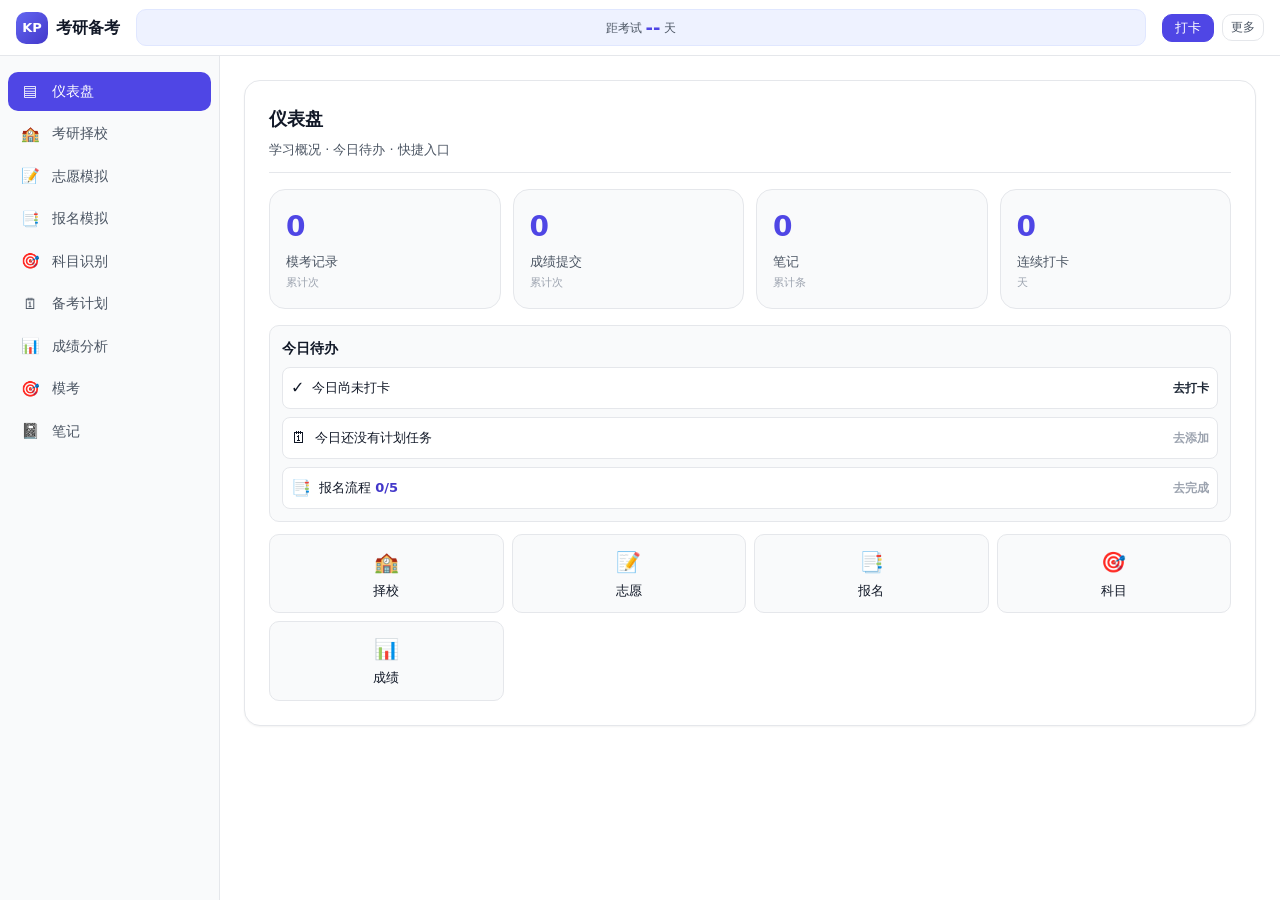
<file: index.html>
<!DOCTYPE html>
<html lang="zh-CN">
<head>
  <meta charset="UTF-8" />
  <meta name="viewport" content="width=device-width, initial-scale=1.0, viewport-fit=cover" />
  <meta name="description" content="考研择校 · 志愿模拟 · 报名模拟 · 科目识别 · 成绩分析 · 计划 · 模考 · 笔记，数据仅存本机，可离线使用" />
  <meta name="theme-color" content="#4f46e5" />
  <meta name="color-scheme" content="light dark" />
  <meta name="mobile-web-app-capable" content="yes" />
  <meta name="apple-mobile-web-app-capable" content="yes" />
  <meta name="apple-mobile-web-app-status-bar-style" content="default" />
  <meta name="apple-mobile-web-app-title" content="考研备考" />
  <title>考研备考</title>
  <link rel="manifest" href="manifest.webmanifest" />
  <link rel="icon" type="image/png" sizes="192x192" href="assets/icon-192.png" />
  <link rel="apple-touch-icon" sizes="180x180" href="assets/icon-512.png" />
  <link rel="stylesheet" href="styles.css" />
  <link rel="stylesheet" href="styles-mobile-ux.css" />
</head>
<body>
  <div class="app-shell" data-app>
    <!-- 顶部固定栏 -->
    <header class="topbar">
      <div class="topbar__left">
        <span class="topbar__logo">KP</span>
        <h1 class="topbar__title">考研备考</h1>
      </div>
      <div class="topbar__center" id="exam-countdown" data-countdown>
        <span class="topbar__label">距考试</span>
        <span class="topbar__days" id="exam-days">--</span>
        <span class="topbar__unit">天</span>
      </div>
      <div class="topbar__right">
        <button class="btn btn--primary" id="today-checkin" data-checkin type="button">
          打卡
        </button>
        <button class="btn btn--ghost btn--icon" id="more-menu" data-more data-icon="⋯" type="button" aria-label="更多操作" title="导出 / 导入 / 模块切换">
          <span class="btn-txt">更多</span>
        </button>
      </div>
    </header>

    <!-- 导航：桌面侧栏 + 移动底部 Tab -->
    <nav class="sidebar" id="sidebar" aria-label="主导航">
      <ul class="sidebar__list">
        <li class="nav-item" data-nav="dashboard"><span class="nav-item__icon">▤</span><span class="nav-item__text">仪表盘</span></li>
        <li class="nav-item" data-nav="school"><span class="nav-item__icon">🏫</span><span class="nav-item__text">考研择校</span></li>
        <li class="nav-item" data-nav="apply"><span class="nav-item__icon">📝</span><span class="nav-item__text">志愿模拟</span></li>
        <li class="nav-item" data-nav="signup"><span class="nav-item__icon">📑</span><span class="nav-item__text">报名模拟</span></li>
        <li class="nav-item" data-nav="exam"><span class="nav-item__icon">🎯</span><span class="nav-item__text">科目识别</span></li>
        <li class="nav-item" data-nav="plan"><span class="nav-item__icon">🗓</span><span class="nav-item__text">备考计划</span></li>
        <li class="nav-item" data-nav="score-analysis"><span class="nav-item__icon">📊</span><span class="nav-item__text">成绩分析</span></li>
        <li class="nav-item" data-nav="mock"><span class="nav-item__icon">🎯</span><span class="nav-item__text">模考</span></li>
        <li class="nav-item" data-nav="notes"><span class="nav-item__icon">📓</span><span class="nav-item__text">笔记</span></li>
      </ul>
    </nav>

    <!-- 主内容区 -->
    <main class="main" id="main">
      <section class="view" data-view="dashboard"></section>
      <section class="view" data-view="school"></section>
      <section class="view" data-view="apply"></section>
      <section class="view" data-view="signup"></section>
      <section class="view" data-view="exam"></section>
      <section class="view" data-view="plan"></section>
      <section class="view" data-view="score-analysis"></section>
      <section class="view" data-view="mock"></section>
      <section class="view" data-view="notes"></section>
    </main>

    <!-- 移动端底部 Tab（5 核心 + 1 更多；其余模块走"更多"） -->
    <nav class="tabbar" aria-label="底部导航">
      <button class="tabbar__item" data-nav="dashboard"><span class="tabbar__icon">▤</span><span class="tabbar__text">仪表盘</span></button>
      <button class="tabbar__item" data-nav="school"><span class="tabbar__icon">🏫</span><span class="tabbar__text">择校</span></button>
      <button class="tabbar__item" data-nav="apply"><span class="tabbar__icon">📝</span><span class="tabbar__text">志愿</span></button>
      <button class="tabbar__item" data-nav="signup"><span class="tabbar__icon">📑</span><span class="tabbar__text">报名</span></button>
      <button class="tabbar__item" data-nav="plan"><span class="tabbar__icon">🗓</span><span class="tabbar__text">计划</span></button>
      <button class="tabbar__item tabbar__item--more" data-more-nav><span class="tabbar__icon">⋯</span><span class="tabbar__text">更多</span></button>
    </nav>

    <!-- "更多" 模块 sheet（移动端：成绩/模考/笔记） -->
    <div class="sheet-overlay" id="sheet-overlay" aria-hidden="true">
      <div class="sheet" role="dialog" aria-label="更多功能">
        <div class="sheet__head">
          <span class="sheet__title">更多功能</span>
          <button class="sheet__close" data-sheet-close aria-label="关闭">✕</button>
        </div>
        <div class="sheet__body">
          <button class="sheet__item" data-nav="exam"><span>🎯</span> 科目识别</button>
          <button class="sheet__item" data-nav="score-analysis"><span>📊</span> 成绩分析</button>
          <button class="sheet__item" data-nav="mock"><span>🎯</span> 模考记录</button>
          <button class="sheet__item" data-nav="notes"><span>📓</span> 学习笔记</button>
          <hr class="sheet__hr" />
          <button class="sheet__item sheet__item--muted" data-export-data><span>↓</span> 导出数据（JSON）</button>
          <label class="sheet__item sheet__item--muted" data-import-label><span>↑</span> 导入数据<input type="file" id="import-data" data-import accept="application/json,.json" hidden /></label>
        </div>
      </div>
    </div>

    <!-- 答题面板（模考可能复用；保留无副作用） -->
    <div class="quiz-panel" id="quiz-panel" aria-hidden="true">
      <div class="quiz-panel__inner" id="quiz-panel-inner"></div>
    </div>

    <!-- 离线 / 导入提示 -->
    <div class="offline-hint" id="offline-hint" role="status" aria-live="polite"></div>
  </div>

  <script src="src/content.js"></script>
  <script src="src/model.js"></script>
  <script src="src/store.js"></script>
  <script src="src/charts.js"></script>
  <script src="src/school.js"></script>
  <script src="src/apply.js"></script>
  <script src="src/signup.js"></script>
  <script src="src/exam.js"></script>
  <script src="src/score.js"></script>
  <script src="src/app.js"></script>
  <script src="sw-register.js"></script>
</body>
</html>
</file>
<file: styles.css>
/* ============ 考研备考 · 设计系统 ============ */

/* 品牌 / 语义色 */
:root {
  /* 品牌色 */
  --brand-50:  #eef2ff;
  --brand-100: #e0e7ff;
  --brand-200: #c7d2fe;
  --brand-300: #a5b4fc;
  --brand-400: #818cf8;
  --brand-500: #6366f1;
  --brand-600: #4f46e5;
  --brand-700: #4338ca;
  --brand-800: #3730a3;
  --brand-900: #312e81;

  /* 中性灰阶 */
  --gray-0:  #ffffff;
  --gray-50: #f9fafb;
  --gray-100:#f3f4f6;
  --gray-200:#e5e7eb;
  --gray-300:#d1d5db;
  --gray-400:#9ca3af;
  --gray-500:#6b7280;
  --gray-600:#4b5563;
  --gray-700:#374151;
  --gray-800:#1f2937;
  --gray-900:#111827;

  /* 语义色 ok / warn / bad */
  --ok:   #10b981;
  --ok-bg: #d1fae5;
  --warn: #f59e0b;
  --warn-bg:#fef3c7;
  --bad:  #ef4444;
  --bad-bg:#fee2e2;

  /* 表面 / 文本 */
  --surface: var(--gray-0);
  --surface-alt: var(--gray-50);
  --text: var(--gray-900);
  --text-secondary: var(--gray-600);
  --text-muted: var(--gray-400);
  --border: var(--gray-200);

  /* 圆角 */
  --radius-sm: 6px;
  --radius-md: 10px;
  --radius-lg: 16px;
  --radius-xl: 24px;

  /* 间距（4 的倍数） */
  --sp-1: 4px;
  --sp-2: 8px;
  --sp-3: 12px;
  --sp-4: 16px;
  --sp-6: 24px;
  --sp-8: 32px;
  --sp-12: 48px;

  /* 阴影 */
  --shadow-sm: 0 1px 2px 0 rgba(0,0,0,0.05);
  --shadow-md: 0 4px 12px -2px rgba(0,0,0,0.08);
  --shadow-lg: 0 12px 32px -4px rgba(0,0,0,0.12);

  /* 布局 */
  --topbar-h: 56px;
  --sidebar-w: 220px;
  --tabbar-h: 44px;
  --tabbar-rows: 2;
  --tabbar-total-h: calc(var(--tabbar-rows) * var(--tabbar-h) + env(safe-area-inset-bottom));

  /* 字体 */
  --font-family: system-ui, -apple-system, "Segoe UI", Roboto, "PingFang SC", "Microsoft YaHei", sans-serif;
}

/* 深色模式 */
@media (prefers-color-scheme: dark) {
  :root {
    --gray-0:  #0f172a;
    --gray-50: #1e293b;
    --gray-100:#1e293b;
    --gray-200:#334155;
    --gray-300:#475569;
    --gray-400:#94a3b8;
    --gray-500:#64748b;
    --gray-600:#cbd5e1;
    --gray-700:#e2e8f0;
    --gray-800:#f1f5f9;
    --gray-900:#f8fafc;

    --surface: var(--gray-0);
    --surface-alt: var(--gray-50);
    --text: var(--gray-900);
    --text-secondary: var(--gray-600);
    --text-muted: var(--gray-400);
    --border: var(--gray-200);
  }
}

* { box-sizing: border-box; }

html, body {
  margin: 0;
  padding: 0;
  height: 100%;
  font-family: var(--font-family);
  background: var(--surface);
  color: var(--text);
  font-size: 14px;
  line-height: 1.5;
  -webkit-font-smoothing: antialiased;
}

/* ============ 布局骨架 ============ */
.app-shell {
  display: grid;
  grid-template-areas:
    "topbar topbar"
    "sidebar main";
  grid-template-columns: var(--sidebar-w) 1fr;
  grid-template-rows: var(--topbar-h) 1fr;
  height: 100vh;
}

/* 顶部栏 */
.topbar {
  grid-area: topbar;
  display: flex;
  align-items: center;
  gap: var(--sp-4);
  padding: 0 var(--sp-4);
  background: var(--surface);
  border-bottom: 1px solid var(--border);
  position: sticky;
  top: 0;
  z-index: 10;
}
.topbar__left { display: flex; align-items: center; gap: var(--sp-2); min-width: 0; }
.topbar__logo {
  display: inline-flex;
  align-items: center;
  justify-content: center;
  width: 32px; height: 32px;
  border-radius: var(--radius-md);
  background: linear-gradient(135deg, var(--brand-500), var(--brand-700));
  color: #fff;
  font-weight: 700;
  font-size: 13px;
}
.topbar__title { font-size: 16px; font-weight: 600; margin: 0; }

.topbar__center {
  flex: 1;
  display: flex;
  align-items: center;
  justify-content: center;
  gap: var(--sp-1);
  background: var(--brand-50);
  border: 1px solid var(--brand-100);
  border-radius: var(--radius-md);
  padding: var(--sp-1) var(--sp-3);
  min-width: 0;
}
.topbar__label { font-size: 12px; color: var(--text-secondary); }
.topbar__days {
  font-size: 18px;
  font-weight: 700;
  color: var(--brand-600);
  font-variant-numeric: tabular-nums;
}
.topbar__unit { font-size: 12px; color: var(--text-secondary); }

.topbar__right { display: flex; align-items: center; gap: var(--sp-2); }

/* 按钮 */
.btn {
  border: 1px solid var(--border);
  background: var(--surface);
  color: var(--text);
  border-radius: var(--radius-md);
  padding: var(--sp-1) var(--sp-3);
  font-size: 13px;
  cursor: pointer;
  transition: all 0.15s;
  display: inline-flex;
  align-items: center;
  gap: var(--sp-1);
}
.btn:hover { background: var(--surface-alt); }
.btn--primary {
  background: var(--brand-600);
  border-color: var(--brand-600);
  color: #fff;
}
.btn--primary:hover { background: var(--brand-700); }
.btn--primary.is-checked {
  background: var(--ok);
  border-color: var(--ok);
}
/* 幽灵 / 图标按钮（导出、导入） */
.btn--ghost {
  background: transparent;
  border-color: var(--border);
  color: var(--text-secondary);
}
.btn--ghost:hover {
  background: var(--surface-alt);
  border-color: var(--brand-400);
  color: var(--brand-600);
}
.btn--icon { font-size: 12px; padding: var(--sp-1) var(--sp-2); white-space: nowrap; }

/* 顶栏右侧按钮组：在小屏下收缩为图标 */
.topbar__right .btn--ghost .btn-label { display: inline; }

/* 离线 / 导入提示条 */
.offline-hint {
  position: fixed;
  left: 50%;
  /* 移动端：悬浮在双行 tabbar 之上（含 safe-area）；桌面端（≥481px 无 tabbar）：贴底 */
  bottom: calc(var(--tabbar-total-h) + var(--sp-4));
  transform: translateX(-50%) translateY(20px);
  background: var(--gray-800);
  color: #fff;
  font-size: 13px;
  padding: var(--sp-2) var(--sp-3);
  border-radius: var(--radius-md);
  box-shadow: var(--shadow-lg);
  opacity: 0;
  pointer-events: none;
  transition: opacity .25s, transform .25s;
  z-index: 200;
  max-width: 90vw;
  text-align: center;
}
.offline-hint.show {
  opacity: 1;
  transform: translateX(-50%) translateY(0);
}
@media (min-width: 481px) {
  .offline-hint { bottom: var(--sp-4); }
}

/* 侧栏（桌面） */
.sidebar {
  grid-area: sidebar;
  background: var(--surface-alt);
  border-right: 1px solid var(--border);
  overflow-y: auto;
  padding: var(--sp-4) var(--sp-2);
}
.sidebar__list { list-style: none; margin: 0; padding: 0; display: flex; flex-direction: column; gap: var(--sp-1); }
.nav-item {
  display: flex;
  align-items: center;
  gap: var(--sp-3);
  padding: var(--sp-2) var(--sp-3);
  border-radius: var(--radius-md);
  cursor: pointer;
  color: var(--text-secondary);
  font-size: 14px;
  transition: all 0.15s;
  user-select: none;
}
.nav-item:hover { background: var(--surface); color: var(--text); }
.nav-item.is-active {
  background: var(--brand-600);
  color: #fff;
}
.nav-item__icon { width: 20px; text-align: center; font-size: 15px; }

/* 主区 */
.main {
  grid-area: main;
  overflow-y: auto;
  padding: var(--sp-6);
  background: var(--surface);
}
.view { display: none; }
.view.is-active { display: block; animation: fadeIn 0.2s ease; }
@keyframes fadeIn { from { opacity: 0; transform: translateY(4px); } to { opacity: 1; transform: none; } }

/* 占位卡片 */
.card {
  background: var(--surface);
  border: 1px solid var(--border);
  border-radius: var(--radius-lg);
  padding: var(--sp-6);
  box-shadow: var(--shadow-sm);
}
.card__title {
  margin: 0 0 var(--sp-2);
  font-size: 16px;
  font-weight: 600;
}
.card__desc {
  color: var(--text-secondary);
  margin: 0;
  font-size: 13px;
}
.card__body { margin-top: var(--sp-4); }

/* 底部 Tab（移动） */
.tabbar {
  display: none;
}
.tabbar__item {
  min-height: 44px;
  touch-action: manipulation;
}

/* ============ 响应式 ============ */
@media (max-width: 768px) {
  .app-shell {
    grid-template-areas:
      "topbar"
      "main";
    grid-template-columns: 1fr;
    /* tabbar 双行 5+4：用自定义属性 --tabbar-total-h 计算实际占位（含 safe-area） */
    grid-template-rows: var(--topbar-h) 1fr var(--tabbar-total-h);
  }
  .sidebar { display: none; }
  .main {
    padding: var(--sp-4);
    /* 底部留白 = 双行 tabbar 实际高度 + 间距 + safe-area，避免遮挡与横向滚动 */
    padding-bottom: calc(var(--tabbar-total-h) + var(--sp-4));
  }
  .topbar__center { min-width: 0; }
  .topbar__days { font-size: 16px; }

  /* 双行 tabbar：5 + 4，每格 ≥44px 高，图标+文字 11px */
  .tabbar {
    display: grid;
    grid-template-columns: repeat(5, 1fr);
    grid-auto-rows: var(--tabbar-h);
    background: var(--surface);
    border-top: 1px solid var(--border);
    position: fixed;
    left: 0; right: 0; bottom: 0;
    z-index: 10;
    padding-bottom: env(safe-area-inset-bottom);
    box-sizing: content-box;
  }
  /* 第二行 4 个 Tab 居中：首尾各空一格（row2 列1/5 不渲染，天然留白） */
  .tabbar__item:nth-child(6) { grid-column: 2; }
  .tabbar__item:nth-child(9) { grid-column: 4; }

  .tabbar__item {
    border: none;
    background: transparent;
    color: var(--text-muted);
    font-size: 11px;
    display: flex;
    flex-direction: column;
    align-items: center;
    justify-content: center;
    gap: 2px;
    cursor: pointer;
    padding: 0;
    line-height: 1.2;
    min-height: var(--tabbar-h);
    /* 图标与文字间距收窄，保证 44px 内完整呈现 */
  }
  .tabbar__item.is-active { color: var(--brand-600); font-weight: 600; }
  /* 顶栏数据按钮：窄屏收缩，仅保留图标感 */
  .topbar__right .btn--ghost { padding: var(--sp-1); font-size: 11px; }
}

/* ≤480px：顶栏倒计时进一步收缩 + 导出/导入按钮纯图标化 */
@media (max-width: 480px) {
  .topbar__label { display: none; }
  .topbar__days { font-size: 14px; }
  .topbar__unit { display: none; }
  /* 导出/导入：隐藏文字，仅保留箭头图标 */
  .topbar__right .btn--ghost {
    padding: var(--sp-1) var(--sp-2);
    position: relative;
    overflow: hidden;
  }
  .topbar__right .btn--ghost .btn-txt { display: none; }
  /* 用 ::before 把箭头图标居中 */
  .topbar__right .btn--ghost::before {
    content: attr(data-icon);
    font-size: 15px;
    line-height: 1;
  }
  .topbar__right .btn--primary { padding: var(--sp-1) var(--sp-2); font-size: 12px; }
}

/* ============ 题库练习模块 ============ */

/* 筛选栏 */
.quiz-filters {
  display: flex;
  flex-wrap: wrap;
  gap: var(--sp-2);
  align-items: center;
  margin-bottom: var(--sp-4);
  padding: var(--sp-3);
  background: var(--surface-alt);
  border: 1px solid var(--border);
  border-radius: var(--radius-lg);
}
.quiz-filters__group {
  display: flex;
  align-items: center;
  gap: var(--sp-1);
}
.quiz-filters__label {
  font-size: 12px;
  color: var(--text-secondary);
  white-space: nowrap;
}
.chip {
  border: 1px solid var(--border);
  background: var(--surface);
  color: var(--text-secondary);
  border-radius: 999px;
  padding: var(--sp-1) var(--sp-3);
  font-size: 12px;
  cursor: pointer;
  transition: all 0.15s;
  white-space: nowrap;
}
.chip:hover { border-color: var(--brand-400); color: var(--brand-600); }
.chip.is-active {
  background: var(--brand-600);
  border-color: var(--brand-600);
  color: #fff;
}
.quiz-filters__search {
  flex: 1;
  min-width: 140px;
  border: 1px solid var(--border);
  background: var(--surface);
  border-radius: var(--radius-md);
  padding: var(--sp-1) var(--sp-3);
  font-size: 13px;
  color: var(--text);
  outline: none;
}
.quiz-filters__search:focus { border-color: var(--brand-500); }
.quiz-filters__limit {
  display: flex;
  align-items: center;
  gap: var(--sp-2);
}
.quiz-filters__limit input {
  width: 48px;
  border: 1px solid var(--border);
  background: var(--surface);
  border-radius: var(--radius-md);
  padding: var(--sp-1) var(--sp-2);
  font-size: 13px;
  color: var(--text);
  text-align: center;
}

/* 题目卡片列表 */
.quiz-list { display: flex; flex-direction: column; gap: var(--sp-3); }
.quiz-card {
  background: var(--surface);
  border: 1px solid var(--border);
  border-radius: var(--radius-lg);
  padding: var(--sp-4);
  transition: box-shadow 0.15s;
}
.quiz-card:hover { box-shadow: var(--shadow-md); }
.quiz-card__meta {
  display: flex;
  flex-wrap: wrap;
  align-items: center;
  gap: var(--sp-2);
  margin-bottom: var(--sp-2);
  font-size: 12px;
}
.quiz-card__subject {
  background: var(--brand-50);
  color: var(--brand-700);
  border: 1px solid var(--brand-100);
  padding: 1px var(--sp-2);
  border-radius: var(--radius-sm);
}
.quiz-card__chapter { color: var(--text-secondary); }
.quiz-card__type {
  color: var(--text-muted);
}
.quiz-card__diff {
  color: var(--warn);
  font-weight: 600;
}
.quiz-card__stem {
  margin: 0 0 var(--sp-3);
  font-size: 14px;
  line-height: 1.6;
}
.quiz-card__actions {
  display: flex;
  align-items: center;
  justify-content: space-between;
  margin-top: var(--sp-3);
  padding-top: var(--sp-3);
  border-top: 1px dashed var(--border);
}
.quiz-card__fav {
  border: none;
  background: transparent;
  cursor: pointer;
  font-size: 16px;
  color: var(--text-muted);
  transition: transform 0.15s, color 0.15s;
}
.quiz-card__fav.is-fav { color: var(--warn); transform: scale(1.1); }
.quiz-card__fav:hover { color: var(--warn); }

/* 答题面板 */
.quiz-panel {
  position: fixed;
  inset: 0;
  background: var(--surface);
  z-index: 100;
  overflow-y: auto;
  display: none;
}
.quiz-panel.is-open { display: block; }
.quiz-panel__inner {
  max-width: 720px;
  margin: 0 auto;
  padding: var(--sp-6) var(--sp-4);
  padding-bottom: calc(var(--sp-6) + 40px);
}
.quiz-panel__header {
  display: flex;
  align-items: center;
  justify-content: space-between;
  margin-bottom: var(--sp-4);
  padding-bottom: var(--sp-3);
  border-bottom: 1px solid var(--border);
}
.quiz-panel__close {
  border: none;
  background: var(--surface-alt);
  color: var(--text-secondary);
  width: 32px;
  height: 32px;
  border-radius: var(--radius-md);
  cursor: pointer;
  font-size: 16px;
}
.quiz-panel__close:hover { background: var(--border); }

/* 限时倒计时 */
.quiz-timer {
  display: none;
  align-items: center;
  gap: var(--sp-2);
  font-size: 14px;
  font-weight: 600;
  color: var(--brand-600);
  background: var(--brand-50);
  border: 1px solid var(--brand-100);
  padding: var(--sp-1) var(--sp-3);
  border-radius: var(--radius-md);
  font-variant-numeric: tabular-nums;
}
.quiz-timer.is-active { display: inline-flex; }
.quiz-timer.is-danger { color: var(--bad); background: var(--bad-bg); border-color: var(--bad); }
.quiz-timer__bar {
  width: 80px;
  height: 4px;
  background: var(--brand-100);
  border-radius: 999px;
  overflow: hidden;
}
.quiz-timer__bar-fill {
  height: 100%;
  background: var(--brand-500);
  width: 100%;
  transition: width 0.2s linear;
}
.quiz-timer.is-danger .quiz-timer__bar-fill { background: var(--bad); }
.quiz-timer.is-danger .quiz-timer__bar { background: var(--bad-bg); }

/* 选项 */
.quiz-opts { list-style: none; margin: var(--sp-3) 0; padding: 0; display: flex; flex-direction: column; gap: var(--sp-2); }
.quiz-opt {
  display: flex;
  align-items: flex-start;
  gap: var(--sp-2);
  border: 1px solid var(--border);
  border-radius: var(--radius-md);
  padding: var(--sp-3);
  cursor: pointer;
  transition: all 0.15s;
  background: var(--surface);
  font-size: 14px;
  line-height: 1.5;
}
.quiz-opt:hover { border-color: var(--brand-400); background: var(--brand-50); }
.quiz-opt.is-selected {
  border-color: var(--brand-600);
  background: var(--brand-50);
  box-shadow: inset 0 0 0 1px var(--brand-600);
}
.quiz-opt__badge {
  flex-shrink: 0;
  width: 22px; height: 22px;
  border-radius: 50%;
  background: var(--gray-100);
  color: var(--text-secondary);
  display: inline-flex;
  align-items: center;
  justify-content: center;
  font-size: 12px;
  font-weight: 700;
}
.quiz-opt.is-selected .quiz-opt__badge { background: var(--brand-600); color: #fff; }
.quiz-opt__text { flex: 1; }

/* 填空输入 */
.quiz-blank {
  width: 100%;
  border: 1px solid var(--border);
  background: var(--surface-alt);
  border-radius: var(--radius-md);
  padding: var(--sp-2) var(--sp-3);
  font-size: 14px;
  color: var(--text);
  outline: none;
  margin: var(--sp-2) 0;
}
.quiz-blank:focus { border-color: var(--brand-500); }

/* 答题结果反馈 */
.quiz-feedback { margin-top: var(--sp-4); display: none; }
.quiz-feedback.is-shown { display: block; }
.quiz-feedback__result {
  display: flex;
  align-items: center;
  justify-content: space-between;
  padding: var(--sp-3) var(--sp-4);
  border-radius: var(--radius-md);
  font-weight: 600;
  margin-bottom: var(--sp-2);
}
.quiz-feedback__result.is-correct {
  background: var(--ok-bg);
  color: var(--gray-800);
}
.quiz-feedback__result.is-wrong {
  background: var(--bad-bg);
  color: var(--gray-800);
}
.quiz-feedback__analysis {
  background: var(--surface-alt);
  border: 1px solid var(--border);
  border-radius: var(--radius-md);
  padding: var(--sp-3);
  font-size: 13px;
  color: var(--text-secondary);
  line-height: 1.6;
}
.quiz-feedback__analysis strong { color: var(--text); }

/* 结果汇总 */
.quiz-result {
  text-align: center;
  padding: var(--sp-8) 0;
}
.quiz-result__score {
  font-size: 40px;
  font-weight: 700;
  color: var(--brand-600);
  margin-bottom: var(--sp-2);
}
.quiz-result__meta { color: var(--text-secondary); font-size: 14px; margin-bottom: var(--sp-4); }
.quiz-result__actions { display: flex; justify-content: center; gap: var(--sp-3); }

/* 面板内按钮行 */
.quiz-actions {
  display: flex;
  justify-content: space-between;
  align-items: center;
  padding: var(--sp-3) 0;
}
.quiz-actions__nav { display: flex; gap: var(--sp-2); }

@media (max-width: 768px) {
  .quiz-panel__inner { padding: var(--sp-4); }
  .quiz-filters { gap: var(--sp-1); }
  .quiz-filters__group { flex-wrap: wrap; }
}

/* ≤480px：答题面板底部抽屉式（从底滑入、上方圆角、内容可滚、选项行高加大） */
@media (max-width: 480px) {
  .quiz-panel {
    position: fixed;
    inset: auto 0 0 0;                 /* 贴底 */
    top: auto;
    height: 88vh;
    min-height: 400px;
    border-radius: 20px 20px 0 0;
    box-shadow: 0 -12px 40px rgba(0, 0, 0, 0.2);
    overflow: hidden;
  }
  .quiz-panel.is-open {
    display: block;
    animation: kp-sheet-up 0.28s cubic-bezier(.22,.61,.36,1);
  }
  @keyframes kp-sheet-up {
    from { transform: translateY(40%); opacity: 0.4; }
    to   { transform: translateY(0);    opacity: 1; }
  }
  .quiz-panel__inner {
    max-width: none;
    padding: var(--sp-3) var(--sp-3) 0;
    padding-bottom: calc(var(--sp-4) + env(safe-area-inset-bottom));
    overflow-y: auto;
    height: 100%;
    -webkit-overflow-scrolling: touch;
  }
  /* 标题区：抓握条 + 可点关闭 */
  .quiz-panel__header {
    position: sticky;
    top: 0;
    z-index: 2;
    background: var(--surface);
    padding-top: var(--sp-2);
  }
  .quiz-panel__header::before {
    content: '';
    display: block;
    width: 36px;
    height: 4px;
    border-radius: 999px;
    background: var(--gray-300);
    margin: 0 auto var(--sp-2);
  }
  .quiz-panel__close {
    width: 44px;
    height: 44px;
    font-size: 18px;
    flex-shrink: 0;
  }
  /* 选项行高加大，方便手指点选（≥44px） */
  .quiz-opt {
    padding: var(--sp-3) var(--sp-3);
    min-height: 44px;
    font-size: 15px;
    line-height: 1.6;
  }
  .quiz-opt__badge { width: 26px; height: 26px; font-size: 13px; }
  .quiz-blank { font-size: 15px; padding: var(--sp-3); min-height: 44px; }
  .quiz-actions .btn, .quiz-result__actions .btn { min-height: 44px; }
}

/* ============ 错题本聚合页 ============ */

.mistakes-card__head {
  display: flex;
  align-items: center;
  justify-content: space-between;
  gap: var(--sp-4);
  margin-bottom: var(--sp-4);
  padding-bottom: var(--sp-3);
  border-bottom: 1px solid var(--border);
  flex-wrap: wrap;
}

/* 科目 Tab */
.mistakes-tabs {
  display: flex;
  flex-wrap: wrap;
  gap: var(--sp-2);
  margin-bottom: var(--sp-4);
}

/* 错题列表 */
.mistakes-list {
  display: flex;
  flex-direction: column;
  gap: var(--sp-3);
}
.mistake-item {
  background: var(--surface);
  border: 1px solid var(--border);
  border-radius: var(--radius-lg);
  padding: var(--sp-4);
  border-left: 3px solid var(--bad);
}
.mistake-item--missing {
  border-left-color: var(--gray-300);
  opacity: 0.7;
}
.mistake-item__meta {
  display: flex;
  flex-wrap: wrap;
  align-items: center;
  gap: var(--sp-2);
  margin-bottom: var(--sp-2);
  font-size: 12px;
}
.mistake-item__subject {
  background: var(--brand-50);
  color: var(--brand-700);
  border: 1px solid var(--brand-100);
  padding: 1px var(--sp-2);
  border-radius: var(--radius-sm);
}
.mistake-item__chapter { color: var(--text-secondary); }
.mistake-item__type { color: var(--text-muted); }
.mistake-item__retries {
  margin-left: auto;
  color: var(--warn);
  font-weight: 600;
}
.mistake-item__stem {
  margin: 0 0 var(--sp-3);
  font-size: 14px;
  line-height: 1.6;
}
.mistake-item__reason {
  color: var(--bad);
  font-size: 12px;
  margin-top: var(--sp-2);
}

/* 答案对照行 */
.mistake-item__answers {
  display: flex;
  flex-direction: column;
  gap: var(--sp-1);
  margin-top: var(--sp-2);
}
.answer-line {
  display: flex;
  align-items: center;
  gap: var(--sp-2);
  font-size: 13px;
  padding: var(--sp-1) var(--sp-2);
  border-radius: var(--radius-sm);
}
.answer-line__label {
  flex-shrink: 0;
  font-size: 11px;
  color: var(--text-muted);
  min-width: 64px;
}
.answer-line--ok { background: var(--ok-bg); color: var(--gray-800); }
.answer-line--bad { background: var(--bad-bg); color: var(--gray-800); }

.mistake-item__actions {
  display: flex;
  justify-content: flex-end;
  margin-top: var(--sp-3);
  padding-top: var(--sp-2);
  border-top: 1px dashed var(--border);
}

/* ============ 间隔复习模块 ============ */

.review-card__head {
  display: flex;
  align-items: center;
  justify-content: space-between;
  gap: var(--sp-4);
  margin-bottom: var(--sp-4);
  padding-bottom: var(--sp-3);
  border-bottom: 1px solid var(--border);
  flex-wrap: wrap;
}

/* 进度条 */
.review-card__progress {
  flex: 1;
  min-width: 120px;
  height: 8px;
  background: var(--gray-100);
  border-radius: 999px;
  overflow: hidden;
}
.review-card__progress-fill {
  height: 100%;
  background: linear-gradient(90deg, var(--brand-400), var(--ok));
  width: 0;
  transition: width 0.3s;
}

/* 科目分组 */
.review-list { display: flex; flex-direction: column; gap: var(--sp-4); }
.review-group {
  background: var(--surface-alt);
  border: 1px solid var(--border);
  border-radius: var(--radius-lg);
  padding: var(--sp-3);
}
.review-group__title {
  font-size: 14px;
  font-weight: 600;
  color: var(--text);
  margin-bottom: var(--sp-2);
  display: flex;
  align-items: center;
  gap: var(--sp-2);
}
.review-group__count {
  background: var(--brand-50);
  color: var(--brand-700);
  border: 1px solid var(--brand-100);
  font-size: 11px;
  font-weight: 700;
  padding: 1px var(--sp-2);
  border-radius: 999px;
}
.review-group__items {
  display: flex;
  flex-direction: column;
  gap: var(--sp-2);
}

/* 复习条目 */
.review-item {
  background: var(--surface);
  border: 1px solid var(--border);
  border-radius: var(--radius-md);
  padding: var(--sp-3);
}
.review-item__meta {
  display: flex;
  flex-wrap: wrap;
  align-items: center;
  gap: var(--sp-2);
  margin-bottom: var(--sp-1);
  font-size: 11px;
}
.review-item__chapter { color: var(--text-secondary); }
.review-item__type { color: var(--text-muted); }
.review-item__stage {
  color: var(--brand-600);
  font-weight: 600;
  margin-left: auto;
}
.review-item__stem {
  margin: 0 0 var(--sp-3);
  font-size: 13px;
  line-height: 1.5;
  color: var(--text);
}
.review-item__actions {
  display: flex;
  justify-content: flex-end;
  gap: var(--sp-2);
}

/* 小按钮 + 语义按钮 */
.btn--sm {
  padding: var(--sp-1) var(--sp-2);
  font-size: 12px;
  border-radius: var(--radius-sm);
}
.btn--ok {
  background: var(--ok);
  border-color: var(--ok);
  color: #fff;
}
.btn--ok:hover { background: #059669; }
.btn--warn {
  background: var(--warn);
  border-color: var(--warn);
  color: #fff;
}
.btn--warn:hover { background: #d97706; }
.btn--bad {
  background: transparent;
  border-color: var(--bad);
  color: var(--bad);
}
.btn--bad:hover { background: var(--bad-bg); }

/* ============ 单词记忆模块 ============ */

.vocab-card { padding: var(--sp-4); }
.vocab-card__head {
  display: flex;
  align-items: center;
  justify-content: space-between;
  gap: var(--sp-3);
  margin-bottom: var(--sp-4);
  padding-bottom: var(--sp-3);
  border-bottom: 1px solid var(--border);
  flex-wrap: wrap;
}

/* 卡片显示区 */
.vocab-card__zone { margin-bottom: var(--sp-3); }
.vocab-card__face {
  background: var(--surface-alt);
  border: 1px solid var(--border);
  border-radius: var(--radius-lg);
  padding: var(--sp-6);
  min-height: 140px;
  display: flex;
  flex-direction: column;
  align-items: center;
  justify-content: center;
  text-align: center;
  gap: var(--sp-2);
  cursor: pointer;
  transition: border-color 0.15s;
}
.vocab-card__face:hover { border-color: var(--brand-400); }
.vocab-card__word {
  font-size: 28px;
  font-weight: 700;
  color: var(--text);
  letter-spacing: 0.5px;
}
.vocab-card__phonetic {
  font-size: 14px;
  color: var(--text-muted);
}
.vocab-card__stage {
  font-size: 12px;
  color: var(--brand-600);
  font-weight: 600;
}
.vocab-card__detail {
  margin-top: var(--sp-3);
  padding-top: var(--sp-3);
  border-top: 1px dashed var(--border);
  width: 100%;
  display: flex;
  flex-direction: column;
  gap: var(--sp-2);
}
.vocab-card__detail.is-hidden { display: none; }
.vocab-card__meaning {
  font-size: 15px;
  font-weight: 600;
  color: var(--brand-700);
  line-height: 1.5;
}
.vocab-card__example {
  font-size: 13px;
  color: var(--text-secondary);
  font-style: italic;
  line-height: 1.5;
}
.vocab-card__done {
  background: var(--ok-bg);
  border: 1px solid var(--ok);
  border-radius: var(--radius-lg);
  padding: var(--sp-4);
  text-align: center;
  color: var(--gray-800);
  font-size: 14px;
}

/* 卡片下方操作区 */
.vocab-actions {
  display: flex;
  flex-direction: column;
  align-items: center;
  gap: var(--sp-3);
}
.vocab-rate {
  display: flex;
  gap: var(--sp-2);
}
.vocab-card__done {
  display: block;
}

/* ============ 真题模块 ============ */

.past-card { padding: var(--sp-4); }
.past-card__head {
  display: flex;
  align-items: center;
  justify-content: space-between;
  gap: var(--sp-3);
  margin-bottom: var(--sp-4);
  padding-bottom: var(--sp-3);
  border-bottom: 1px solid var(--border);
  flex-wrap: wrap;
}

/* 筛选区 */
.past-filters {
  display: flex;
  flex-direction: column;
  gap: var(--sp-2);
  margin-bottom: var(--sp-4);
}
.past-filters__group {
  display: flex;
  align-items: center;
  gap: var(--sp-1);
  flex-wrap: wrap;
}
.past-filters__label {
  font-size: 12px;
  color: var(--text-secondary);
  white-space: nowrap;
  min-width: 32px;
}

/* 试卷列表 */
.past-list { display: flex; flex-direction: column; gap: var(--sp-3); }
.past-paper {
  display: flex;
  align-items: center;
  justify-content: space-between;
  gap: var(--sp-3);
  background: var(--surface-alt);
  border: 1px solid var(--border);
  border-radius: var(--radius-lg);
  padding: var(--sp-3);
  cursor: pointer;
  transition: box-shadow 0.15s, border-color 0.15s;
}
.past-paper:hover { border-color: var(--brand-400); box-shadow: var(--shadow-sm); }
.past-paper__main { flex: 1; min-width: 0; }
.past-paper__title {
  font-size: 14px;
  font-weight: 600;
  color: var(--text);
  margin-bottom: var(--sp-1);
  overflow: hidden;
  text-overflow: ellipsis;
  white-space: nowrap;
}
.past-paper__meta {
  display: flex;
  flex-wrap: wrap;
  gap: var(--sp-1);
}
.past-paper__chip {
  font-size: 11px;
  color: var(--text-secondary);
  background: var(--surface);
  border: 1px solid var(--border);
  border-radius: var(--radius-sm);
  padding: 1px var(--sp-1);
}
.past-paper__side {
  display: flex;
  flex-direction: column;
  align-items: flex-end;
  gap: var(--sp-1);
  flex-shrink: 0;
}
.past-paper__status { font-size: 12px; color: var(--text-muted); }
.past-paper__status b { color: var(--brand-600); font-variant-numeric: tabular-nums; }
.past-paper__status.is-done { color: var(--ok); }
.past-paper__status.is-done b { color: var(--ok); }

/* 试卷详情 */
.past-detail__score {
  display: flex;
  flex-direction: column;
  align-items: flex-end;
  gap: var(--sp-1);
  text-align: right;
}
.past-detail__score-num {
  font-size: 24px;
  font-weight: 700;
  color: var(--brand-600);
  font-variant-numeric: tabular-nums;
}
.past-detail__score-max { font-size: 14px; color: var(--text-muted); font-weight: 400; }
.past-detail__score-sub { font-size: 12px; color: var(--text-secondary); }
.past-detail__reasons {
  display: flex;
  gap: var(--sp-1);
  flex-wrap: wrap;
  justify-content: flex-end;
}
.past-detail__reasons .chip {
  background: var(--warn-bg);
  border-color: var(--warn);
  color: var(--gray-800);
}

/* 题目区 */
.past-questions {
  display: flex;
  flex-direction: column;
  gap: var(--sp-3);
  margin-bottom: var(--sp-4);
}
.past-q {
  background: var(--surface-alt);
  border: 1px solid var(--border);
  border-radius: var(--radius-lg);
  padding: var(--sp-3);
}
.past-q.is-submitted { border-left: 3px solid var(--brand-400); }
.past-q__head {
  display: flex;
  align-items: center;
  gap: var(--sp-2);
  margin-bottom: var(--sp-2);
}
.past-q__idx {
  width: 24px; height: 24px;
  border-radius: 50%;
  background: var(--brand-600);
  color: #fff;
  display: inline-flex;
  align-items: center;
  justify-content: center;
  font-size: 12px;
  font-weight: 700;
  flex-shrink: 0;
}
.past-q__score { font-size: 12px; color: var(--text-muted); }
.past-q__tag {
  margin-left: auto;
  font-size: 11px;
  color: var(--text-muted);
  background: var(--surface);
  border: 1px solid var(--border);
  border-radius: var(--radius-sm);
  padding: 1px var(--sp-1);
}
.past-q__tag.is-ok { color: var(--ok); border-color: var(--ok); background: var(--ok-bg); }
.past-q__tag.is-bad { color: var(--bad); border-color: var(--bad); background: var(--bad-bg); }
.past-q__stem {
  margin: 0 0 var(--sp-3);
  font-size: 14px;
  line-height: 1.6;
  color: var(--text);
}

/* 选项 */
.past-q__opts { display: flex; flex-direction: column; gap: var(--sp-2); }
.past-q__opts--multi { gap: var(--sp-2); }
.opt {
  display: flex;
  align-items: flex-start;
  gap: var(--sp-2);
  border: 1px solid var(--border);
  border-radius: var(--radius-md);
  padding: var(--sp-2) var(--sp-3);
  cursor: pointer;
  transition: all 0.15s;
  font-size: 13px;
  background: var(--surface);
}
.opt:hover { border-color: var(--brand-400); }
.opt.is-on {
  border-color: var(--brand-500);
  background: var(--brand-50);
}
.opt input { margin-top: 2px; cursor: pointer; }

/* 填空 */
.past-q__blank { margin-bottom: var(--sp-3); }
.past-q__blank input {
  width: 100%;
  border: 1px solid var(--border);
  background: var(--surface);
  border-radius: var(--radius-md);
  padding: var(--sp-2);
  font-size: 14px;
  color: var(--text);
  outline: none;
}
.past-q__blank input:focus { border-color: var(--brand-500); }

/* 单题操作 */
.past-q__foot {
  display: flex;
  justify-content: flex-end;
  padding-top: var(--sp-2);
}

/* 错因标签 */
.past-q__reason {
  display: flex;
  flex-wrap: wrap;
  align-items: center;
  gap: var(--sp-1);
  margin-top: var(--sp-2);
  padding: var(--sp-2);
  background: var(--warn-bg);
  border-radius: var(--radius-md);
}
.past-q__reason-label { font-size: 12px; color: var(--gray-800); font-weight: 600; }
.past-q__reason .chip {
  background: var(--surface);
  border-color: var(--warn);
  color: var(--text-secondary);
}
.past-q__reason .chip.is-active {
  background: var(--warn);
  color: #fff;
}

/* 详细解析 */
.past-q__analysis {
  margin-top: var(--sp-2);
  padding: var(--sp-2) var(--sp-3);
  background: var(--surface);
  border-left: 3px solid var(--brand-400);
  border-radius: var(--radius-md);
}
.past-q__analysis-title {
  font-size: 12px;
  font-weight: 600;
  color: var(--brand-600);
  margin-bottom: var(--sp-1);
}
.past-q__analysis-body {
  font-size: 13px;
  color: var(--text-secondary);
  line-height: 1.6;
}
.past-q__analysis-answer {
  margin-top: var(--sp-1);
  font-size: 13px;
  font-weight: 600;
  color: var(--text);
}

/* 整卷操作 */
.past-paper__actions {
  display: flex;
  justify-content: flex-end;
}

@media (max-width: 480px) {
  .past-paper { flex-direction: column; align-items: stretch; }
  .past-paper__side { align-items: flex-start; }
  .past-detail__score { align-items: flex-start; text-align: left; }
  .past-detail__reasons { justify-content: flex-start; }
}

/* 通用字段（label + input/select 纵向堆叠，供模考/笔记等表单复用） */
.field {
  display: flex;
  flex-direction: column;
  gap: var(--sp-1);
  font-size: 11px;
  color: var(--text-secondary);
}
.field input,
.field select {
  border: 1px solid var(--border);
  background: var(--surface);
  border-radius: var(--radius-md);
  padding: var(--sp-1) var(--sp-2);
  font-size: 13px;
  color: var(--text);
  outline: none;
}
.field input:focus,
.field select:focus { border-color: var(--brand-500); }

/* ============ 模考分析模块 ============ */

:root {
  --chart-grid: var(--gray-100);
  --chart-score: var(--brand-500);
  --chart-acc: var(--ok);
  --chart-text: var(--text-muted);
}
@media (prefers-color-scheme: dark) {
  :root {
    --chart-grid: var(--gray-800);
    --chart-score: var(--brand-400);
  }
}

.mock-card { padding: var(--sp-4); }
.mock-card__head {
  display: flex;
  align-items: center;
  justify-content: space-between;
  gap: var(--sp-3);
  margin-bottom: var(--sp-4);
  padding-bottom: var(--sp-3);
  border-bottom: 1px solid var(--border);
  flex-wrap: wrap;
}

/* 科目筛选 */
.mock-subjects {
  display: flex;
  gap: var(--sp-1);
  flex-wrap: wrap;
  margin-bottom: var(--sp-4);
}

/* 图表区 */
.mock-charts {
  display: grid;
  grid-template-columns: 1fr 1fr;
  gap: var(--sp-3);
  margin-bottom: var(--sp-4);
}
.mock-chart {
  background: var(--surface-alt);
  border: 1px solid var(--border);
  border-radius: var(--radius-lg);
  padding: var(--sp-3);
  display: flex;
  flex-direction: column;
  align-items: center;
  gap: var(--sp-2);
}
.mock-chart__title { font-size: 13px; font-weight: 600; color: var(--text); }
.mock-chart__body {
  display: flex;
  justify-content: center;
  width: 100%;            /* flex 子项撑满父级，防被压缩到 0 */
  min-width: 0;
}
.mock-chart__body svg {
  /* 去 width/height 属性后用 CSS 兜底高度，随容器宽度等比缩放，防溢出 */
  width: 100%;
  height: auto;
  max-width: 360px;
  aspect-ratio: 17 / 10;
}
.mock-chart__body .kp-chart--radar {
  width: auto;
  max-width: 280px;
  aspect-ratio: 1 / 1;
}

/* SVG 图表基础 */
.kp-chart { display: block; }
.kp-chart--trend {
  background: var(--surface);
  border-radius: var(--radius-md);
}
.kp-chart--radar { background: transparent; }
.kp-radar__grid {
  fill: none;
  stroke: var(--chart-grid);
  stroke-width: 1;
}
.kp-radar__spoke {
  stroke: var(--chart-grid);
  stroke-width: 1;
}
.kp-radar__area {
  fill: var(--brand-500);
  fill-opacity: 0.25;
  stroke: var(--brand-500);
  stroke-width: 2;
}
.kp-radar__dot { fill: var(--brand-500); }
.kp-radar__dot.is-weak { fill: var(--bad); }
.kp-radar__label { fill: var(--text); font-weight: 600; }

/* 记录列表 */
.mock-list__title {
  font-size: 14px;
  font-weight: 600;
  color: var(--text);
  margin: 0 0 var(--sp-2);
}
.mock-list__empty {
  text-align: center;
  padding: var(--sp-4);
  color: var(--text-muted);
  font-size: 13px;
}
.mock-list__items {
  list-style: none;
  margin: 0;
  padding: 0;
  display: flex;
  flex-direction: column;
  gap: var(--sp-2);
}
.mock-item {
  display: flex;
  align-items: center;
  gap: var(--sp-3);
  background: var(--surface-alt);
  border: 1px solid var(--border);
  border-radius: var(--radius-md);
  padding: var(--sp-2) var(--sp-3);
  font-size: 13px;
}
.mock-item__meta {
  display: flex;
  flex-direction: column;
  gap: 2px;
  min-width: 80px;
}
.mock-item__date { color: var(--text-muted); font-size: 12px; font-variant-numeric: tabular-nums; }
.mock-item__subject {
  background: var(--brand-50);
  color: var(--brand-700);
  border: 1px solid var(--brand-100);
  padding: 0 var(--sp-1);
  border-radius: var(--radius-sm);
  font-size: 11px;
  font-weight: 600;
  width: fit-content;
}
.mock-item__score {
  flex: 1;
  color: var(--text);
  font-variant-numeric: tabular-nums;
}
.mock-item__weak {
  display: flex;
  gap: var(--sp-1);
  flex-wrap: wrap;
  justify-content: flex-end;
}
.mock-item__weak span {
  background: var(--warn-bg);
  color: var(--gray-800);
  border-radius: var(--radius-sm);
  padding: 0 var(--sp-1);
  font-size: 11px;
}
.mock-item__weak--none {
  background: var(--surface);
  color: var(--text-muted);
}
.mock-item__del {
  border: none;
  background: transparent;
  color: var(--text-muted);
  cursor: pointer;
  padding: 2px;
  font-size: 14px;
}
.mock-item__del:hover { color: var(--bad); }

/* 模考添加表单（弹窗） */
.modal-overlay {
  position: fixed;
  inset: 0;
  background: rgba(0, 0, 0, 0.4);
  display: flex;
  align-items: center;
  justify-content: center;
  z-index: 100;
  padding: var(--sp-3);
}
.modal {
  background: var(--surface);
  border-radius: var(--radius-lg);
  box-shadow: var(--shadow-lg, 0 8px 32px rgba(0, 0, 0, 0.18));
  width: 100%;
  max-width: 520px;
  overflow: hidden;
}
.modal__head {
  display: flex;
  align-items: center;
  justify-content: space-between;
  padding: var(--sp-3) var(--sp-4);
  border-bottom: 1px solid var(--border);
}
.modal__head h3 { margin: 0; font-size: 16px; }
.modal__foot {
  display: flex;
  justify-content: flex-end;
  gap: var(--sp-2);
  padding: var(--sp-3) var(--sp-4);
  border-top: 1px solid var(--border);
}
.mock-form form { padding: var(--sp-4); }
.mock-form__row {
  display: flex;
  flex-wrap: wrap;
  gap: var(--sp-3);
  margin-bottom: var(--sp-3);
}
.mock-form__row .field { flex: 1; min-width: 100px; }
.field__label {
  display: block;
  font-size: 12px;
  color: var(--text-secondary);
  margin-bottom: var(--sp-1);
}
.mock-form__dims {
  display: flex;
  flex-wrap: wrap;
  gap: var(--sp-2);
}
.mock-dim {
  display: flex;
  align-items: center;
  gap: var(--sp-1);
  font-size: 13px;
  cursor: pointer;
  color: var(--text-secondary);
}
.mock-dim input { cursor: pointer; }

/* ≤768px：模态改底部弹出（sheet），宽度 100%、仅上方圆角、≤90vh 内部可滚、遮罩点击可关 */
@media (max-width: 768px) {
  .mock-charts { grid-template-columns: 1fr; }

  .modal-overlay {
    align-items: flex-end;
    padding: 0;
    background: rgba(0, 0, 0, 0.45);
  }
  .modal {
    width: 100%;
    max-width: 100%;
    max-height: 90vh;
    border-radius: 20px 20px 0 0;
    overflow: hidden;
    display: flex;
    flex-direction: column;
    animation: kp-sheet-up 0.28s cubic-bezier(.22,.61,.36,1);
  }
  .modal__head {
    position: sticky;
    top: 0;
    background: var(--surface);
    z-index: 1;
  }
  .modal__head::before {
    content: '';
    display: block;
    width: 36px;
    height: 4px;
    border-radius: 999px;
    background: var(--gray-300);
    margin: 0 auto var(--sp-2);
  }
  /* 表单区可内部滚动 */
  .modal form {
    overflow-y: auto;
    -webkit-overflow-scrolling: touch;
    padding-bottom: env(safe-area-inset-bottom);
  }
  .modal__foot {
    position: sticky;
    bottom: 0;
    background: var(--surface);
  }
  .modal__foot .btn { min-height: 44px; }
}

/* ============ 笔记模块 ============ */

.notes-card { padding: var(--sp-4); }
.notes-card__head {
  display: flex;
  align-items: center;
  justify-content: space-between;
  gap: var(--sp-3);
  margin-bottom: var(--sp-4);
  padding-bottom: var(--sp-3);
  border-bottom: 1px solid var(--border);
  flex-wrap: wrap;
}
.notes-card__empty { text-align: center; color: var(--text-muted); padding: var(--sp-6); font-size: 13px; }

/* 科目分组 */
.note-groups { display: flex; flex-direction: column; gap: var(--sp-4); }
.note-group__title {
  font-size: 14px;
  font-weight: 700;
  color: var(--brand-600);
  margin: 0 0 var(--sp-2);
  padding-bottom: var(--sp-1);
  border-bottom: 2px solid var(--brand-100);
}
.note-group__list {
  display: flex;
  flex-direction: column;
  gap: var(--sp-2);
}

/* 笔记条目 */
.note-item {
  background: var(--surface-alt);
  border: 1px solid var(--border);
  border-radius: var(--radius-lg);
  padding: var(--sp-3);
}
.note-item__head {
  display: flex;
  align-items: center;
  gap: var(--sp-2);
  margin-bottom: var(--sp-1);
}
.note-item__tag {
  background: var(--brand-50);
  color: var(--brand-700);
  border-radius: var(--radius-sm);
  padding: 0 var(--sp-1);
  font-size: 11px;
  font-weight: 600;
}
.note-item__ts { font-size: 11px; color: var(--text-muted); margin-left: auto; }

/* Markdown 渲染 */
.note-item__body {
  font-size: 13px;
  color: var(--text);
  line-height: 1.6;
}
.note-item__body.is-raw {
  white-space: pre-wrap;
  font-family: var(--mono, monospace);
  font-size: 13px;
  line-height: 1.6;
  color: var(--text-secondary);
}
.note-md__h { margin: var(--sp-2) 0 var(--sp-1); font-size: 15px; font-weight: 700; }
.note-md__body p, .note-item__body p { margin: 0 0 var(--sp-1); }
.note-item__body ul { margin: 0; padding-left: 20px; }
.note-item__body code {
  background: var(--gray-100);
  border-radius: var(--radius-sm);
  padding: 0 4px;
  font-family: var(--mono, monospace);
  font-size: 12px;
}

/* Markdown 编辑器（编辑+预览双栏） */
.note-form {
  background: var(--surface-alt);
  border: 1px solid var(--border);
  border-radius: var(--radius-lg);
  padding: var(--sp-3);
  margin-bottom: var(--sp-4);
}
.note-form--inline { margin-bottom: 0; }
.note-form__row {
  display: flex;
  gap: var(--sp-3);
  flex-wrap: wrap;
  margin-bottom: var(--sp-3);
}
.note-form__row .field { flex: 1; min-width: 120px; }
.note-form__foot {
  display: flex;
  justify-content: flex-end;
  gap: var(--sp-2);
  margin-top: var(--sp-3);
}
.note-md-split {
  display: grid;
  grid-template-columns: 1fr 1fr;
  gap: var(--sp-2);
}
@media (max-width: 768px) {
  .note-md-split { grid-template-columns: 1fr; }
}
.note-md__editor {
  border: 1px solid var(--border);
  background: var(--surface);
  border-radius: var(--radius-md);
  padding: var(--sp-2);
  font-size: 13px;
  color: var(--text);
  font-family: var(--mono, monospace);
  min-height: 140px;
  resize: vertical;
  outline: none;
}
.note-md__editor:focus { border-color: var(--brand-500); }
.note-md__preview {
  border: 1px dashed var(--border);
  border-radius: var(--radius-md);
  padding: var(--sp-2);
  font-size: 13px;
  color: var(--text-secondary);
  background: var(--surface);
  overflow-y: auto;
  max-height: 240px;
}

/* ============ 学习计划模块 ============ */

.plan-card { padding: var(--sp-4); }
.plan-card__head {
  display: flex;
  align-items: center;
  justify-content: space-between;
  gap: var(--sp-3);
  margin-bottom: var(--sp-4);
  padding-bottom: var(--sp-3);
  border-bottom: 1px solid var(--border);
  flex-wrap: wrap;
}
.plan-card__head b { color: var(--brand-600); }

/* 完成率进度条 */
.plan-progress { margin-bottom: var(--sp-4); }
.plan-progress__row {
  display: flex;
  align-items: center;
  justify-content: space-between;
  margin-bottom: var(--sp-1);
  font-size: 12px;
  color: var(--text-secondary);
}
.plan-progress__label { font-weight: 600; color: var(--text); }
.plan-progress__pct { color: var(--brand-600); font-weight: 700; font-variant-numeric: tabular-nums; }
.plan-progress__bar {
  height: 8px;
  background: var(--gray-100);
  border-radius: 999px;
  overflow: hidden;
}
.plan-progress__fill {
  height: 100%;
  background: linear-gradient(90deg, var(--brand-400), var(--ok));
  transition: width 0.3s;
}

/* 快速添加表单 */
.plan-add {
  background: var(--surface-alt);
  border: 1px solid var(--border);
  border-radius: var(--radius-lg);
  padding: var(--sp-3);
  margin-bottom: var(--sp-4);
}
.plan-add__row {
  display: flex;
  flex-wrap: wrap;
  align-items: flex-end;
  gap: var(--sp-3);
}
.plan-add__field {
  display: flex;
  flex-direction: column;
  gap: var(--sp-1);
  font-size: 11px;
  color: var(--text-secondary);
  flex: 1;
  min-width: 100px;
}
.plan-add__field--content { flex: 2; min-width: 160px; }
.plan-add__field input,
.plan-add__field select {
  border: 1px solid var(--border);
  background: var(--surface);
  border-radius: var(--radius-md);
  padding: var(--sp-1) var(--sp-2);
  font-size: 13px;
  color: var(--text);
  outline: none;
}
.plan-add__field input:focus,
.plan-add__field select:focus { border-color: var(--brand-500); }

/* 主体布局：日历 + 当天任务 */
.plan-body {
  display: grid;
  grid-template-columns: 300px 1fr;
  gap: var(--sp-4);
  align-items: start;
}

/* 日历 */
.plan-cal {
  background: var(--surface-alt);
  border: 1px solid var(--border);
  border-radius: var(--radius-lg);
  padding: var(--sp-3);
}
.plan-cal__head {
  display: flex;
  align-items: center;
  justify-content: space-between;
  margin-bottom: var(--sp-2);
}
.plan-cal__title { font-size: 14px; font-weight: 600; }
.plan-cal__nav {
  border: 1px solid var(--border);
  background: var(--surface);
  width: 28px; height: 28px;
  border-radius: var(--radius-sm);
  cursor: pointer;
  font-size: 14px;
  color: var(--text-secondary);
}
.plan-cal__nav:hover { background: var(--brand-50); color: var(--brand-600); }
.plan-cal__today {
  border: none;
  background: transparent;
  color: var(--brand-600);
  font-size: 12px;
  cursor: pointer;
  text-decoration: underline;
}
.plan-cal__dow {
  display: grid;
  grid-template-columns: repeat(7, 1fr);
  gap: 2px;
  margin-bottom: var(--sp-1);
}
.plan-cal__dow span {
  text-align: center;
  font-size: 11px;
  color: var(--text-muted);
  padding: var(--sp-1) 0;
}
.plan-cal__week {
  display: grid;
  grid-template-columns: repeat(7, 1fr);
  gap: 2px;
  margin-bottom: 2px;
}
.plan-cal__cell {
  position: relative;
  border: none;
  background: transparent;
  cursor: pointer;
  aspect-ratio: 1;
  border-radius: var(--radius-sm);
  display: flex;
  align-items: center;
  justify-content: center;
  font-size: 13px;
  color: var(--text);
  transition: background 0.1s;
}
.plan-cal__cell:hover { background: var(--brand-50); }
.plan-cal__cell--empty { cursor: default; pointer-events: none; }
.plan-cal__cell.is-selected {
  background: var(--brand-600);
  color: #fff;
}
.plan-cal__cell.is-selected .plan-cal__tick { color: #fff; }
.plan-cal__cell.is-today { font-weight: 700; }
.plan-cal__cell.is-today::after {
  content: '';
  position: absolute;
  bottom: 3px;
  left: 50%;
  transform: translateX(-50%);
  width: 4px; height: 4px;
  border-radius: 50%;
  background: var(--brand-500);
}
.plan-cal__cell.is-today.is-selected::after { background: #fff; }
.plan-cal__num { font-variant-numeric: tabular-nums; }
.plan-cal__tick {
  position: absolute;
  top: 2px; right: 4px;
  font-size: 10px;
  color: var(--ok);
}

/* 当天任务列表 */
.plan-day {
  background: var(--surface-alt);
  border: 1px solid var(--border);
  border-radius: var(--radius-lg);
  padding: var(--sp-3);
  min-height: 200px;
}
.plan-day__title { font-size: 14px; font-weight: 600; margin-bottom: var(--sp-3); }
.plan-day__empty { font-size: 13px; color: var(--text-muted); }
.plan-day__list { list-style: none; margin: 0 0 var(--sp-3); padding: 0; display: flex; flex-direction: column; gap: var(--sp-2); }
.plan-task {
  display: flex;
  align-items: center;
  gap: var(--sp-2);
  background: var(--surface);
  border: 1px solid var(--border);
  border-radius: var(--radius-md);
  padding: var(--sp-2);
  font-size: 13px;
}
.plan-task.is-done .plan-task__content { color: var(--text-muted); text-decoration: line-through; }
.plan-task__check {
  display: flex;
  align-items: center;
  cursor: pointer;
}
.plan-task__check input {
  appearance: none;
  width: 18px; height: 18px;
  border: 2px solid var(--border);
  border-radius: 4px;
  cursor: pointer;
  position: relative;
}
.plan-task__check input:checked {
  border-color: var(--ok);
  background: var(--ok);
}
.plan-task__check input:checked::after {
  content: '✓';
  color: #fff;
  font-size: 12px;
  position: absolute;
  inset: 0;
  display: flex;
  align-items: center;
  justify-content: center;
}
.plan-task__subject {
  background: var(--brand-50);
  color: var(--brand-700);
  border: 1px solid var(--brand-100);
  padding: 1px var(--sp-1);
  border-radius: var(--radius-sm);
  font-size: 11px;
  font-weight: 600;
}
.plan-task__content { flex: 1; }
.plan-task__dur { color: var(--text-muted); font-size: 12px; white-space: nowrap; }
.plan-task__del {
  border: none;
  background: transparent;
  color: var(--text-muted);
  cursor: pointer;
  padding: 2px;
}
.plan-task__del:hover { color: var(--bad); }
.plan-day__actions { display: flex; justify-content: flex-end; }

/* 响应式 */
@media (max-width: 768px) {
  .plan-body { grid-template-columns: 1fr; }
  .plan-cal { order: 2; }
  .plan-day { order: 1; }
  /* 日历在下方：限宽居中，避免撑满过宽导致格子偏大、点按偏移 */
  .plan-cal {
    max-width: 420px;
    margin-left: auto;
    margin-right: auto;
  }
  .plan-cal__cell {
    min-height: 36px;
    /* 触达目标：格子 ≥ 36px，配合 7 列在 375px 屏内每格 ~48px */
  }
  .plan-cal__nav { width: 32px; height: 32px; }
}

/* ============ 仪表盘 ============ */

:root {
  /* 环形进度轨道色（深色模式覆写） */
  --ring-track: var(--gray-100);
}
@media (prefers-color-scheme: dark) {
  :root { --ring-track: var(--gray-800); }
}

.dashboard-card .card__title { font-size: 18px; }
.dashboard-card__head {
  margin-bottom: var(--sp-4);
  padding-bottom: var(--sp-3);
  border-bottom: 1px solid var(--border);
}

/* 进度环网格：4 科 + 时间环 */
.dash-rings {
  display: grid;
  grid-template-columns: repeat(auto-fit, minmax(120px, 1fr));
  gap: var(--sp-3);
  margin: 0 0 var(--sp-4);
}
.dash-ring {
  display: flex;
  flex-direction: column;
  align-items: center;
  gap: var(--sp-1);
  padding: var(--sp-3);
  background: var(--surface-alt);
  border: 1px solid var(--border);
  border-radius: var(--radius-lg);
}
.dash-ring__svg { display: flex; align-items: center; justify-content: center; }
.dash-ring__svg .kp-ring { display: block; }
.dash-ring__label {
  font-size: 13px;
  font-weight: 600;
  color: var(--text);
}
.dash-ring__meta {
  font-size: 11px;
  color: var(--text-muted);
  text-align: center;
  line-height: 1.4;
}
.dash-ring--time {
  border-color: var(--ok);
  background: var(--ok-bg);
}
.dash-ring--time .dash-ring__label { color: var(--gray-800); }

/* SVG 环形进度 */
.kp-ring__track { opacity: 0.35; }
.kp-ring__value {
  transition: stroke-dashoffset 0.4s ease;
}
.kp-ring__label {
  fill: var(--text);
  font-family: inherit;
  font-weight: 700;
}

/* 统计卡 */
.dash-stats {
  display: grid;
  grid-template-columns: repeat(auto-fit, minmax(140px, 1fr));
  gap: var(--sp-3);
  margin: 0 0 var(--sp-4);
}
.stat {
  display: flex;
  flex-direction: column;
  gap: var(--sp-1);
  padding: var(--sp-4);
  background: var(--surface-alt);
  border: 1px solid var(--border);
  border-radius: var(--radius-lg);
  cursor: pointer;
  text-decoration: none;
  color: inherit;
  transition: all 0.15s;
}
.stat:hover { border-color: var(--brand-400); box-shadow: var(--shadow-sm); }
.stat__num {
  font-size: 28px;
  font-weight: 700;
  color: var(--brand-600);
  font-variant-numeric: tabular-nums;
}
.stat__label { font-size: 13px; color: var(--text-secondary); }
.stat__hint { font-size: 11px; color: var(--text-muted); }

/* 今日任务摘要 */
.dashboard-today {
  background: var(--brand-50);
  border: 1px solid var(--brand-100);
  border-radius: var(--radius-lg);
  padding: var(--sp-4);
}
.dashboard-today__title {
  font-size: 14px;
  font-weight: 600;
  color: var(--brand-700);
  margin: 0 0 var(--sp-3);
}
.dashboard-today__empty {
  margin: 0;
  font-size: 13px;
  color: var(--text-secondary);
}
.dash-tasks {
  display: flex;
  flex-direction: column;
  gap: var(--sp-2);
}
.dash-task {
  display: flex;
  align-items: center;
  gap: var(--sp-2);
  padding: var(--sp-2) var(--sp-3);
  background: var(--surface);
  border: 1px solid var(--brand-100);
  border-radius: var(--radius-md);
  text-decoration: none;
  color: var(--text);
  font-size: 13px;
  transition: all 0.15s;
}
.dash-task:hover { border-color: var(--brand-400); box-shadow: var(--shadow-sm); }
.dash-task__icon { font-size: 16px; }
.dash-task__text { flex: 1; }
.dash-task__text b { color: var(--brand-700); font-weight: 700; }
.dash-task__go {
  font-size: 12px;
  color: var(--brand-600);
  font-weight: 600;
  white-space: nowrap;
}
.dash-task--checkin { border-color: var(--ok); background: var(--ok-bg); }
.dash-task--checkin .dash-task__go { color: var(--gray-800); }

@media (max-width: 480px) {
  .stat__num { font-size: 22px; }
  .review-card__head { flex-direction: column; align-items: stretch; }
  .review-card__progress { min-width: 0; }
  .dash-rings { grid-template-columns: repeat(2, 1fr); }

  /* ---------- 全站触达目标兜底（44px） ---------- */
  /* 表单按钮、chip、单选/多选、导航、计划任务、模态脚部按钮 */
  .btn, .btn--sm { min-height: 44px; }
  .chip { min-height: 40px; }
  .opt, .quiz-opt, .mock-dim { min-height: 44px; }
  .plan-task { min-height: 48px; }
  .modal__foot .btn, .mock-form__dims .mock-dim { min-height: 44px; }
  .note-form__foot .btn { min-height: 44px; }
  .dash-task { min-height: 48px; }

  /* 防止横向滚动：长词/代码/长 URL 可断行 */
  .card, .note-item__body, .past-q__analysis-body, .quiz-card__stem {
    overflow-wrap: break-word;
    word-break: break-word;
  }

  /* 横竖屏 / 刘海屏：tabbar 贴底并让位 safe-area（已在 768px 块定义，这里再兜底一次） */
  .tabbar { padding-bottom: calc(env(safe-area-inset-bottom, 0px) + 0px); }
}

/* ---------- 键盘弹起时，模态输入框上移（visualViewport 兜底 + 默认 safe-area） ---------- */
/* 移动端 modal 输入时，浏览器自动上移视口；这里确保 modal 底部不贴到键盘 */
@media (max-width: 768px) {
  .modal { max-height: 88dvh; }
}
</file>
<file: styles-mobile-ux.css>
/* ============ 移动端体验增强（2026-11） ============ */
/* 目标：更简洁 / 更流畅 / 更美观；保留设计系统变量，只新增不改已有。 */

/* ---------- tabbar：单行水平可滚（替代双行 5+4） ---------- */
/* 移动端：6 项（5 核心 + 1 更多），单行 56px，每格 ≈1/6 屏宽，横向不溢出无需滚动 */
@media (max-width: 768px) {
  :root {
    --tabbar-h: 56px;
    --tabbar-rows: 1;
  }
  .tabbar {
    display: flex;
    overflow-x: auto;
    overflow-y: hidden;
    -webkit-overflow-scrolling: touch;
    scrollbar-width: none;
    padding: 0 var(--sp-2);
    box-sizing: border-box;
  }
  .tabbar::-webkit-scrollbar { display: none; }
  .tabbar__item {
    flex: 1 1 0;
    min-width: 56px;
    display: flex;
    flex-direction: column;
    align-items: center;
    justify-content: center;
    gap: 2px;
    border: none;
    background: transparent;
    color: var(--text-secondary);
    font-size: 12px;
    padding: 6px 4px;
    border-radius: 8px;
    position: relative;
    transition: color 0.15s ease-out, background 0.15s ease-out;
  }
  .tabbar__item.is-active {
    color: var(--brand-600);
    background: color-mix(in srgb, var(--brand-500) 10%, transparent);
  }
  .tabbar__item.is-active::after {
    content: '';
    position: absolute;
    top: 0;
    left: 50%;
    transform: translateX(-50%);
    width: 24px;
    height: 2px;
    background: var(--brand-500);
    border-radius: 2px;
  }
  .tabbar__icon { font-size: 18px; line-height: 1; }
}

/* ---------- 顶栏：移动端精简 ---------- */
@media (max-width: 768px) {
  .topbar {
    gap: var(--sp-2);
    padding: 0 var(--sp-3);
    height: 52px;
  }
  .topbar__logo {
    width: 32px;
    height: 32px;
    font-size: 14px;
  }
  .topbar__title {
    font-size: 15px;
    font-weight: 600;
  }
  .topbar__center {
    font-size: 11px;
  }
  .topbar__center .topbar__days {
    font-size: 14px;
  }
  .btn--ghost.btn--icon .btn-txt {
    display: none;
  }
}

/* ---------- 卡片：移动端紧凑 ---------- */
@media (max-width: 768px) {
  .card {
    border-radius: 12px;
    padding: var(--sp-3);
  }
  .card__title {
    font-size: 16px;
  }
  .card__desc {
    font-size: 13px;
  }
}

/* ---------- 仪表盘：统计卡 2x2 网格 ---------- */
@media (max-width: 768px) {
  .dash-stats {
    display: grid;
    grid-template-columns: repeat(2, 1fr);
    gap: var(--sp-2);
  }
  .stat {
    display: flex;
    flex-direction: column;
    gap: 2px;
    padding: var(--sp-3);
    border-radius: 10px;
    background: var(--surface-2, var(--gray-50));
  }
  .stat__num {
    font-size: 24px;
    font-weight: 700;
    color: var(--text);
  }
  .stat__label {
    font-size: 12px;
    color: var(--text-secondary);
  }
  .stat__hint {
    font-size: 11px;
    color: var(--text-tertiary, var(--gray-400));
  }
}

/* ---------- "更多" sheet ---------- */
.sheet-overlay {
  position: fixed;
  inset: 0;
  background: rgba(0, 0, 0, 0.35);
  z-index: 200;
  opacity: 0;
  pointer-events: none;
  transition: opacity 0.2s ease-out;
  display: flex;
  align-items: flex-end;
  justify-content: center;
}
.sheet-overlay.is-open {
  opacity: 1;
  pointer-events: auto;
}
.sheet {
  width: 100%;
  max-width: 480px;
  background: var(--surface);
  border-radius: 16px 16px 0 0;
  padding: var(--sp-3) var(--sp-4) calc(var(--sp-4) + env(safe-area-inset-bottom, 0px));
  transform: translateY(100%);
  transition: transform 0.25s ease-out;
  box-shadow: 0 -8px 32px rgba(0, 0, 0, 0.15);
}
.sheet-overlay.is-open .sheet {
  transform: translateY(0);
}
.sheet__head {
  display: flex;
  align-items: center;
  justify-content: space-between;
  margin-bottom: var(--sp-3);
}
.sheet__title {
  font-size: 15px;
  font-weight: 600;
  color: var(--text);
}
.sheet__close {
  width: 28px;
  height: 28px;
  border: none;
  background: var(--gray-100);
  border-radius: 50%;
  color: var(--text-secondary);
  font-size: 14px;
  cursor: pointer;
  display: flex;
  align-items: center;
  justify-content: center;
}
.sheet__body {
  display: flex;
  flex-direction: column;
  gap: 4px;
}
.sheet__item {
  display: flex;
  align-items: center;
  gap: var(--sp-3);
  padding: var(--sp-3);
  border: none;
  background: transparent;
  border-radius: 10px;
  font-size: 15px;
  color: var(--text);
  cursor: pointer;
  text-align: left;
  width: 100%;
  transition: background 0.15s;
}
.sheet__item:hover, .sheet__item:active {
  background: var(--gray-50);
}
.sheet__item--muted {
  color: var(--text-secondary);
  font-size: 14px;
}
.sheet__hr {
  border: none;
  border-top: 1px solid var(--border);
  margin: var(--sp-2) 0;
}
/* 桌面：sheet 居中 */
@media (min-width: 769px) {
  .sheet-overlay {
    align-items: center;
    justify-content: center;
  }
  .sheet {
    max-width: 420px;
    border-radius: 16px;
    transform: translateY(20px) scale(0.96);
    opacity: 0;
    transition: transform 0.2s ease-out, opacity 0.2s ease-out;
  }
  .sheet-overlay.is-open .sheet {
    transform: translateY(0) scale(1);
    opacity: 1;
  }
}

/* ---------- 题库筛选：移动端可折叠，默认收起 ---------- */
/* 桌面保留完整；移动端把 科目/章节/题型/难度 4 组收进"筛选"开关，
   露出搜索 + 已选摘要，减少首屏杂乱。
   注意：主 styles.css 把 .quiz-filters__group 设为 display:flex（非 @media），
   因此移动端需用子选择器 [data-filters-collapse] .quiz-filters__group 强制覆盖。 */
.quiz-filters__toggle {
  display: none; /* 桌面隐藏 */
}
@media (max-width: 768px) {
  .quiz-filters {
    display: flex;
    flex-direction: column;
    gap: var(--sp-2);
    flex-wrap: nowrap;
  }
  /* 快速行：搜索 + 筛选开关，横向 */
  .quiz-filters__quick {
    display: flex;
    gap: var(--sp-2);
    align-items: center;
  }
  .quiz-filters__search { flex: 1; min-width: 0; }
  .quiz-filters__toggle {
    display: inline-flex;
    align-items: center;
    gap: 4px;
    border: 1px solid var(--border);
    background: var(--surface);
    color: var(--text-secondary);
    border-radius: 999px;
    padding: 0 var(--sp-3);
    font-size: 13px;
    cursor: pointer;
    min-height: 36px;
    white-space: nowrap;
    flex-shrink: 0;
  }
  .quiz-filters__toggle.is-open { color: var(--brand-600); border-color: var(--brand-400); }
  .quiz-filters__toggle__badge {
    font-size: 11px;
    background: var(--brand-600);
    color: #fff;
    border-radius: 999px;
    min-width: 16px;
    height: 16px;
    line-height: 16px;
    text-align: center;
    padding: 0 4px;
  }
  /* 已选摘要（默认隐藏，有筛选时 JS 加 .is-shown） */
  .quiz-filters__active { display: none; }
  .quiz-filters__active.is-shown {
    display: flex;
    gap: var(--sp-2);
    flex-wrap: wrap;
  }
  /* 4 个分组 + 限时默认收起（需子选择器覆盖主 CSS 的 display:flex） */
  .quiz-filters__collapsible {
    display: none;
    flex-direction: column;
    gap: var(--sp-2);
  }
  .quiz-filters__collapsible.is-open {
    display: flex;
  }
  /* 覆盖主 CSS 的 group 显示 */
  [data-filters-collapse] .quiz-filters__group {
    display: flex;
    flex-wrap: wrap;
    gap: var(--sp-2);
  }
  [data-filters-collapse] .quiz-filters__limit {
    display: flex;
    align-items: center;
    gap: var(--sp-2);
  }
}

/* ---------- 通用：表单控件 / 输入框 ---------- */
@media (max-width: 768px) {
  input[type="text"], input[type="number"], input[type="date"], input[type="tel"], select, textarea {
    width: 100%;
    box-sizing: border-box;
    padding: 10px 12px;
    border: 1px solid var(--border);
    border-radius: 8px;
    background: var(--surface);
    color: var(--text);
    font-size: 15px; /* iOS 防止聚焦缩放 */
  }
  input:focus, select:focus, textarea:focus {
    outline: none;
    border-color: var(--brand-500);
    box-shadow: 0 0 0 3px color-mix(in srgb, var(--brand-500) 15%, transparent);
  }
}

/* ---------- 择校模块 ---------- */
.sugg-card {
  border: 1px solid var(--border);
  border-radius: 12px;
  margin-bottom: var(--sp-3);
  overflow: hidden;
}
.sugg-card__head {
  display: flex;
  justify-content: space-between;
  align-items: center;
  padding: var(--sp-3) var(--sp-4);
  background: var(--surface-2, var(--gray-50));
  border-bottom: 1px solid var(--border);
}
.sugg-card__group {
  font-size: 14px;
  font-weight: 600;
  color: var(--text);
}
.sugg-card__tier {
  font-size: 12px;
  font-weight: 500;
}
.sugg-card__list {
  display: flex;
  flex-direction: column;
}
.sugg-row {
  display: grid;
  grid-template-columns: 1fr auto auto auto;
  align-items: center;
  gap: var(--sp-2);
  padding: var(--sp-3) var(--sp-4);
  border: none;
  border-bottom: 1px solid var(--border);
  background: transparent;
  cursor: pointer;
  text-align: left;
  font-size: 14px;
  color: var(--text);
  transition: background 0.12s;
}
.sugg-row:last-child { border-bottom: none; }
.sugg-row:hover, .sugg-row:active { background: var(--gray-50); }
.sugg-row__name { font-weight: 500; overflow: hidden; text-overflow: ellipsis; white-space: nowrap; }
.sugg-row__tag {
  font-size: 11px;
  color: var(--text-secondary);
  background: var(--gray-100);
  border-radius: 999px;
  padding: 2px 8px;
  white-space: nowrap;
}
.sugg-row__prob {
  font-size: 13px;
  font-weight: 600;
  min-width: 40px;
  text-align: right;
}
.sugg-row__fav { color: var(--ok); font-size: 12px; min-width: 16px; }
.sugg-actions {
  margin-top: var(--sp-3);
  display: flex;
  justify-content: center;
}

/* ---------- 院校详情弹窗 ---------- */
.detail-overlay {
  position: fixed;
  inset: 0;
  background: rgba(0, 0, 0, 0.4);
  z-index: 300;
  display: none;
  align-items: center;
  justify-content: center;
  padding: var(--sp-4);
}
.detail-overlay.is-open { display: flex; }
.detail-panel {
  background: var(--surface);
  border-radius: 16px;
  padding: var(--sp-5, 20px);
  max-width: 480px;
  width: 100%;
  max-height: 80vh;
  overflow-y: auto;
  position: relative;
  box-shadow: 0 12px 40px rgba(0, 0, 0, 0.2);
}
.detail-close {
  position: absolute;
  top: var(--sp-3);
  right: var(--sp-3);
  width: 28px;
  height: 28px;
  border: none;
  background: var(--gray-100);
  border-radius: 50%;
  cursor: pointer;
  color: var(--text-secondary);
}
.detail-tag {
  font-size: 13px;
  color: var(--text-secondary);
  margin: 4px 0 var(--sp-3);
}
.detail-tags {
  display: flex;
  flex-wrap: wrap;
  gap: var(--sp-2);
  margin-bottom: var(--sp-3);
}
.detail-block { margin-bottom: var(--sp-3); }
.detail-block h4 {
  font-size: 13px;
  font-weight: 600;
  color: var(--text-secondary);
  margin-bottom: 4px;
}
.detail-block p { font-size: 14px; color: var(--text); }
.detail-actions {
  display: flex;
  gap: var(--sp-2);
  margin-top: var(--sp-4);
}

/* ---------- 志愿模拟填报 ---------- */
.apply-grid {
  display: flex;
  flex-direction: column;
  gap: var(--sp-3);
  margin: var(--sp-4) 0;
}
.apply-row {
  display: grid;
  grid-template-columns: 1fr auto;
  gap: var(--sp-2);
  align-items: center;
  padding: var(--sp-3);
  border: 1px solid var(--border);
  border-radius: 10px;
  background: var(--surface-2, var(--gray-50));
}
.apply-row__label {
  font-weight: 600;
  font-size: 14px;
  color: var(--text);
  grid-column: 1 / -1;
}
.apply-row__desc {
  font-size: 12px;
  font-weight: 400;
  color: var(--text-secondary);
  margin-left: 8px;
}
.apply-row__select {
  width: 100%;
  padding: 8px 10px;
  border: 1px solid var(--border);
  border-radius: 8px;
  background: var(--surface);
  font-size: 14px;
}
.apply-row__check {
  font-size: 13px;
  font-weight: 600;
  padding: 4px 10px;
  border-radius: 8px;
  white-space: nowrap;
}
.apply-row__check.ok { background: color-mix(in srgb, var(--ok) 15%, transparent); color: var(--ok); }
.apply-row__check.bad { background: color-mix(in srgb, var(--bad) 15%, transparent); color: var(--bad); }
.apply-actions {
  display: flex;
  gap: var(--sp-2);
  justify-content: flex-end;
  margin-top: var(--sp-3);
}
.apply-submissions {
  margin-top: var(--sp-3);
  display: flex;
  flex-direction: column;
  gap: 4px;
}
.apply-sub {
  display: flex;
  gap: var(--sp-3);
  padding: var(--sp-2) var(--sp-3);
  border-radius: 8px;
  background: var(--gray-50);
  font-size: 13px;
  color: var(--text-secondary);
}

/* ---------- 报名模拟 ---------- */
.signup-tl {
  display: flex;
  gap: 0;
  margin: var(--sp-4) 0;
  overflow-x: auto;
  padding-bottom: var(--sp-2);
}
.tl-node {
  flex: 0 0 auto;
  min-width: 90px;
  padding: var(--sp-3) 10px;
  text-align: center;
  position: relative;
  border-radius: 10px;
  background: var(--surface-2, var(--gray-50));
  border: 1px solid var(--border);
}
.tl-node__dot {
  width: 10px;
  height: 10px;
  border-radius: 50%;
  background: var(--gray-300);
  margin: 0 auto var(--sp-2);
}
.tl-node--done .tl-node__dot { background: var(--ok); }
.tl-node--current .tl-node__dot { background: var(--brand-500); box-shadow: 0 0 0 4px color-mix(in srgb, var(--brand-500) 20%, transparent); }
.tl-node__label {
  font-size: 12px;
  font-weight: 600;
  color: var(--text);
  margin-bottom: 2px;
}
.tl-node__desc {
  font-size: 11px;
  color: var(--text-secondary);
  line-height: 1.3;
}
.tl-node__days {
  margin-top: 4px;
  font-size: 11px;
  color: var(--text-tertiary, var(--gray-400));
}

.signup-form {
  margin: var(--sp-3) 0;
  padding: var(--sp-4);
  border: 1px solid var(--border);
  border-radius: 12px;
  background: var(--surface-2, var(--gray-50));
}
.signup-form .card__title { margin-bottom: 4px; }
.signup-field { margin-bottom: var(--sp-3); }
.signup-field__label {
  display: block;
  font-size: 13px;
  font-weight: 500;
  color: var(--text-secondary);
  margin-bottom: 4px;
}
.signup-field__hint {
  font-size: 12px;
  color: var(--text-tertiary, var(--gray-400));
  margin-top: 4px;
}
.signup-fee {
  font-size: 24px;
  font-weight: 700;
  color: var(--brand-600);
  margin: var(--sp-2) 0;
}
.signup-agree {
  display: flex;
  align-items: center;
  gap: var(--sp-2);
  font-size: 13px;
  color: var(--text-secondary);
}
.signup-actions {
  display: flex;
  justify-content: flex-end;
  gap: var(--sp-2);
  margin-top: var(--sp-3);
}
.signup-done {
  text-align: center;
  padding: var(--sp-5, 24px) var(--sp-4);
}
.signup-done__mark {
  font-size: 48px;
  color: var(--ok);
  margin-bottom: var(--sp-2);
}
.signup-sum {
  display: flex;
  justify-content: space-between;
  padding: var(--sp-2) 0;
  border-bottom: 1px solid var(--border);
  font-size: 13px;
}
.signup-sum__k { color: var(--text-secondary); }
.signup-sum__v { font-weight: 500; }

/* ---------- 成绩分析 ---------- */
.score-form {
  margin: var(--sp-4) 0;
  padding: var(--sp-4);
  border: 1px solid var(--border);
  border-radius: 12px;
  background: var(--surface-2, var(--gray-50));
}
.score-form__head {
  display: flex;
  align-items: center;
  gap: var(--sp-2);
  margin-bottom: var(--sp-3);
}
.score-form__label { font-size: 13px; color: var(--text-secondary); }
.score-form__label-input {
  flex: 1;
  padding: 8px 10px;
  border: 1px solid var(--border);
  border-radius: 8px;
  background: var(--surface);
  font-size: 14px;
}
.score-form__grid {
  display: grid;
  grid-template-columns: repeat(2, 1fr);
  gap: var(--sp-3);
}
@media (min-width: 769px) {
  .score-form__grid { grid-template-columns: repeat(4, 1fr); }
}
.score-input {
  padding: var(--sp-3);
  border-radius: 10px;
  background: var(--surface);
  border: 1px solid var(--border);
}
.score-input__label {
  display: block;
  font-size: 12px;
  color: var(--text-secondary);
  margin-bottom: 4px;
}
.score-input__label span { font-weight: 400; color: var(--text-tertiary, var(--gray-400)); }
.score-input__value {
  width: 100%;
  box-sizing: border-box;
  font-size: 22px;
  font-weight: 700;
  text-align: center;
  padding: 6px;
  border: 1px solid var(--border);
  border-radius: 8px;
  background: var(--surface);
  color: var(--text);
}
.score-input__norm {
  margin-top: 4px;
  font-size: 11px;
  color: var(--text-tertiary, var(--gray-400));
  text-align: center;
}
.score-form__actions { margin-top: var(--sp-3); text-align: right; }

.score-diag {
  margin: var(--sp-3) 0;
  padding: var(--sp-3);
  border-radius: 10px;
  background: var(--surface-2, var(--gray-50));
  border: 1px solid var(--border);
}
.score-diag__weak {
  margin: var(--sp-2) 0;
  font-size: 13px;
  color: var(--text);
}
.score-diag__ok {
  font-size: 13px;
  color: var(--ok);
}
.score-diag__advice {
  font-size: 13px;
  color: var(--text-secondary);
  margin: var(--sp-2) 0;
}
.score-diag__rank {
  font-size: 14px;
  color: var(--text);
}

.score-list {
  margin-top: var(--sp-3);
  display: flex;
  flex-direction: column;
  gap: var(--sp-2);
}
.score-item {
  padding: var(--sp-3);
  border-radius: 10px;
  background: var(--surface-2, var(--gray-50));
  border: 1px solid var(--border);
}
.score-item__head {
  display: flex;
  align-items: center;
  gap: var(--sp-2);
  flex-wrap: wrap;
  margin-bottom: var(--sp-2);
}
.score-item__total { font-weight: 600; color: var(--brand-600); font-size: 14px; }
.score-item__pct {
  font-size: 12px;
  color: var(--text-secondary);
  background: var(--gray-100);
  padding: 2px 8px;
  border-radius: 999px;
}
.score-item__date { font-size: 12px; color: var(--text-tertiary, var(--gray-400)); margin-left: auto; }
.score-item__scores {
  display: flex;
  flex-wrap: wrap;
  gap: var(--sp-2);
}
.score-chip {
  font-size: 12px;
  padding: 2px 8px;
  border-radius: 6px;
  background: var(--gray-100);
  color: var(--text-secondary);
}
.score-trend {
  margin: var(--sp-3) 0;
  padding: var(--sp-3);
  border-radius: 10px;
  background: var(--surface);
  border: 1px solid var(--border);
}
.score-trend svg { display: block; margin: 0 auto; max-width: 100%; }

/* ---------- 仪表盘：功能入口卡 ---------- */
.dash-entries {
  display: grid;
  grid-template-columns: repeat(4, 1fr);
  gap: var(--sp-2);
  margin-top: var(--sp-3);
}
.dash-entry {
  display: flex;
  flex-direction: column;
  align-items: center;
  gap: 4px;
  padding: var(--sp-3);
  border-radius: 10px;
  background: var(--surface-2, var(--gray-50));
  border: 1px solid var(--border);
  text-decoration: none;
  color: var(--text);
  font-size: 13px;
  transition: border-color 0.15s, background 0.15s;
}
.dash-entry:hover, .dash-entry:active {
  border-color: var(--brand-400);
  background: color-mix(in srgb, var(--brand-500) 8%, transparent);
}
.dash-entry__icon { font-size: 20px; }

/* ---------- 今日待办任务 ---------- */
.dashboard-today {
  margin-top: var(--sp-3);
  padding: var(--sp-3);
  border-radius: 10px;
  background: var(--surface-2, var(--gray-50));
  border: 1px solid var(--border);
}
.dashboard-today__title {
  font-size: 14px;
  font-weight: 600;
  color: var(--text);
  margin-bottom: var(--sp-2);
}
.dashboard-today__empty {
  font-size: 13px;
  color: var(--ok);
  text-align: center;
}
.dash-tasks {
  display: flex;
  flex-direction: column;
  gap: var(--sp-2);
}
.dash-task {
  display: flex;
  align-items: center;
  gap: var(--sp-2);
  padding: var(--sp-2);
  border-radius: 8px;
  text-decoration: none;
  color: var(--text);
  font-size: 13px;
  background: var(--surface);
  border: 1px solid var(--border);
  transition: border-color 0.15s;
}
.dash-task:hover, .dash-task:active {
  border-color: var(--brand-400);
}
.dash-task__icon { font-size: 16px; }
.dash-task__text { flex: 1; }
.dash-task__go { color: var(--text-tertiary, var(--gray-400)); font-size: 12px; }

/* ---------- 通用 chip（复用现有 .chip，此处只补 is-active 颜色） ---------- */
.chip {
  display: inline-flex;
  align-items: center;
  padding: 4px 10px;
  border-radius: 999px;
  border: 1px solid var(--border);
  background: var(--surface);
  color: var(--text-secondary);
  font-size: 12px;
  cursor: pointer;
  transition: all 0.15s;
}
.chip.is-active {
  background: var(--brand-500);
  color: #fff;
  border-color: var(--brand-500);
}

/* ---------- 科目识别（exam） ---------- */
.exam-card { margin-top: var(--sp-3); }
.exam-form {
  margin: var(--sp-4) 0;
  padding: var(--sp-4);
  border: 1px solid var(--border);
  border-radius: 12px;
  background: var(--surface-2, var(--gray-50));
  display: flex;
  flex-direction: column;
  gap: var(--sp-3);
}
.exam-field { display: flex; flex-direction: column; gap: 4px; }
.exam-field__label { font-size: 13px; color: var(--text-secondary); }
.exam-field__input,
.exam-field__select {
  width: 100%;
  box-sizing: border-box;
  padding: 10px 12px;
  border: 1px solid var(--border);
  border-radius: 8px;
  background: var(--surface);
  color: var(--text);
  font-size: 15px;
}
.exam-field__input:focus,
.exam-field__select:focus {
  outline: none;
  border-color: var(--brand-500);
  box-shadow: 0 0 0 3px color-mix(in srgb, var(--brand-500) 15%, transparent);
}
.exam-form__actions { text-align: right; }
.exam-last {
  margin: var(--sp-3) 0;
  padding: var(--sp-3);
  border: 1px solid var(--border);
  border-radius: 10px;
  background: var(--surface);
}
.exam-last__head {
  display: flex;
  align-items: center;
  gap: var(--sp-2);
  margin-bottom: var(--sp-3);
  flex-wrap: wrap;
}
.exam-last__head b { font-size: 14px; color: var(--text); }
.exam-last__school { font-size: 13px; color: var(--text-secondary); }
.exam-subjects {
  display: grid;
  grid-template-columns: repeat(2, 1fr);
  gap: var(--sp-2);
}
@media (min-width: 769px) {
  .exam-subjects { grid-template-columns: repeat(4, 1fr); }
}
.exam-subject {
  padding: var(--sp-3);
  border-radius: 10px;
  background: var(--surface-2, var(--gray-50));
  border: 1px solid var(--border);
}
.exam-subject__label {
  font-size: 12px;
  color: var(--text-secondary);
  margin-bottom: 4px;
}
.exam-subject__text {
  font-size: 14px;
  font-weight: 600;
  color: var(--text);
  line-height: 1.4;
}
.exam-tip {
  margin-top: var(--sp-3);
  font-size: 12px;
  color: var(--text-tertiary, var(--gray-400));
  line-height: 1.5;
}

/* ---------- 成绩分析：科目识别提示 ---------- */
.score-form__exam-hint {
  display: flex;
  flex-wrap: wrap;
  align-items: center;
  gap: var(--sp-2);
  margin-bottom: var(--sp-3);
  padding: var(--sp-2) var(--sp-3);
  border-radius: 8px;
  background: color-mix(in srgb, var(--brand-500) 8%, transparent);
  border: 1px solid color-mix(in srgb, var(--brand-500) 20%, transparent);
  font-size: 13px;
  color: var(--text-secondary);
}
.score-form__exam-tag { font-weight: 600; color: var(--brand-600, #4f46e5); }
.score-form__exam-subj { color: var(--text); }
.score-form__exam-nomath {
  display: inline-flex;
  align-items: center;
  gap: 6px;
  font-size: 13px;
  color: var(--text);
  cursor: pointer;
}
.score-form__exam-edit {
  border: none;
  background: var(--brand-500);
  color: #fff;
  border-radius: 6px;
  padding: 2px 10px;
  font-size: 12px;
  cursor: pointer;
}
.score-chip--muted {
  background: var(--gray-100);
  color: var(--text-tertiary, var(--gray-400));
  text-decoration: line-through;
}

/* ---------- 择校：用户自定义院校 ---------- */
.school-custom-form {
  margin: var(--sp-4) 0;
  padding: var(--sp-4);
  border: 1px solid var(--border);
  border-radius: 12px;
  background: var(--surface-2, var(--gray-50));
}
.school-custom-form__title {
  font-size: 14px;
  font-weight: 600;
  color: var(--text);
  margin-bottom: var(--sp-3);
}
.school-custom-form__row {
  display: grid;
  grid-template-columns: 1fr 1fr;
  gap: var(--sp-2);
  margin-bottom: var(--sp-2);
}
@media (min-width: 769px) {
  .school-custom-form__row { grid-template-columns: 2fr 2fr 1fr; }
}
.school-custom-form__input {
  width: 100%;
  box-sizing: border-box;
  padding: 10px 12px;
  border: 1px solid var(--border);
  border-radius: 8px;
  background: var(--surface);
  color: var(--text);
  font-size: 14px;
}
.school-custom-form__input--line {
  grid-column: span 2;
}
@media (min-width: 769px) {
  .school-custom-form__input--line { grid-column: auto; }
}
.school-custom-form__input:focus {
  outline: none;
  border-color: var(--brand-500);
  box-shadow: 0 0 0 3px color-mix(in srgb, var(--brand-500) 15%, transparent);
}
.school-custom-form__btn { width: 100%; }
.sugg-row--custom {
  display: grid;
  grid-template-columns: 1fr auto auto auto;
  align-items: start;
  gap: var(--sp-2);
}
.sugg-row__major {
  font-size: 12px;
  color: var(--text-secondary);
  display: block;
}
.sugg-row__exam {
  grid-column: 1 / -1;
  font-size: 12px;
  color: var(--text-secondary);
  margin-top: 2px;
  padding: 4px 8px;
  border-radius: 6px;
  background: color-mix(in srgb, var(--brand-500) 8%, transparent);
}
.sugg-row__del {
  border: none;
  background: var(--gray-100);
  color: var(--text-secondary);
  width: 24px;
  height: 24px;
  border-radius: 50%;
  font-size: 12px;
  cursor: pointer;
  display: flex;
  align-items: center;
  justify-content: center;
}
.sugg-row__del:hover, .sugg-row__del:active { background: var(--bad); color: #fff; }

/* ---------- 按钮按压缩放（移动端手感） ---------- */
@media (hover: none) {
  .btn:active, .chip:active, .tabbar__item:active, .sheet__item:active,
  .sugg-row:active, .dash-entry:active, .dash-task:active,
  .score-form__exam-edit:active, .sugg-row__del:active {
    transform: scale(0.97);
  }
}
</file>
